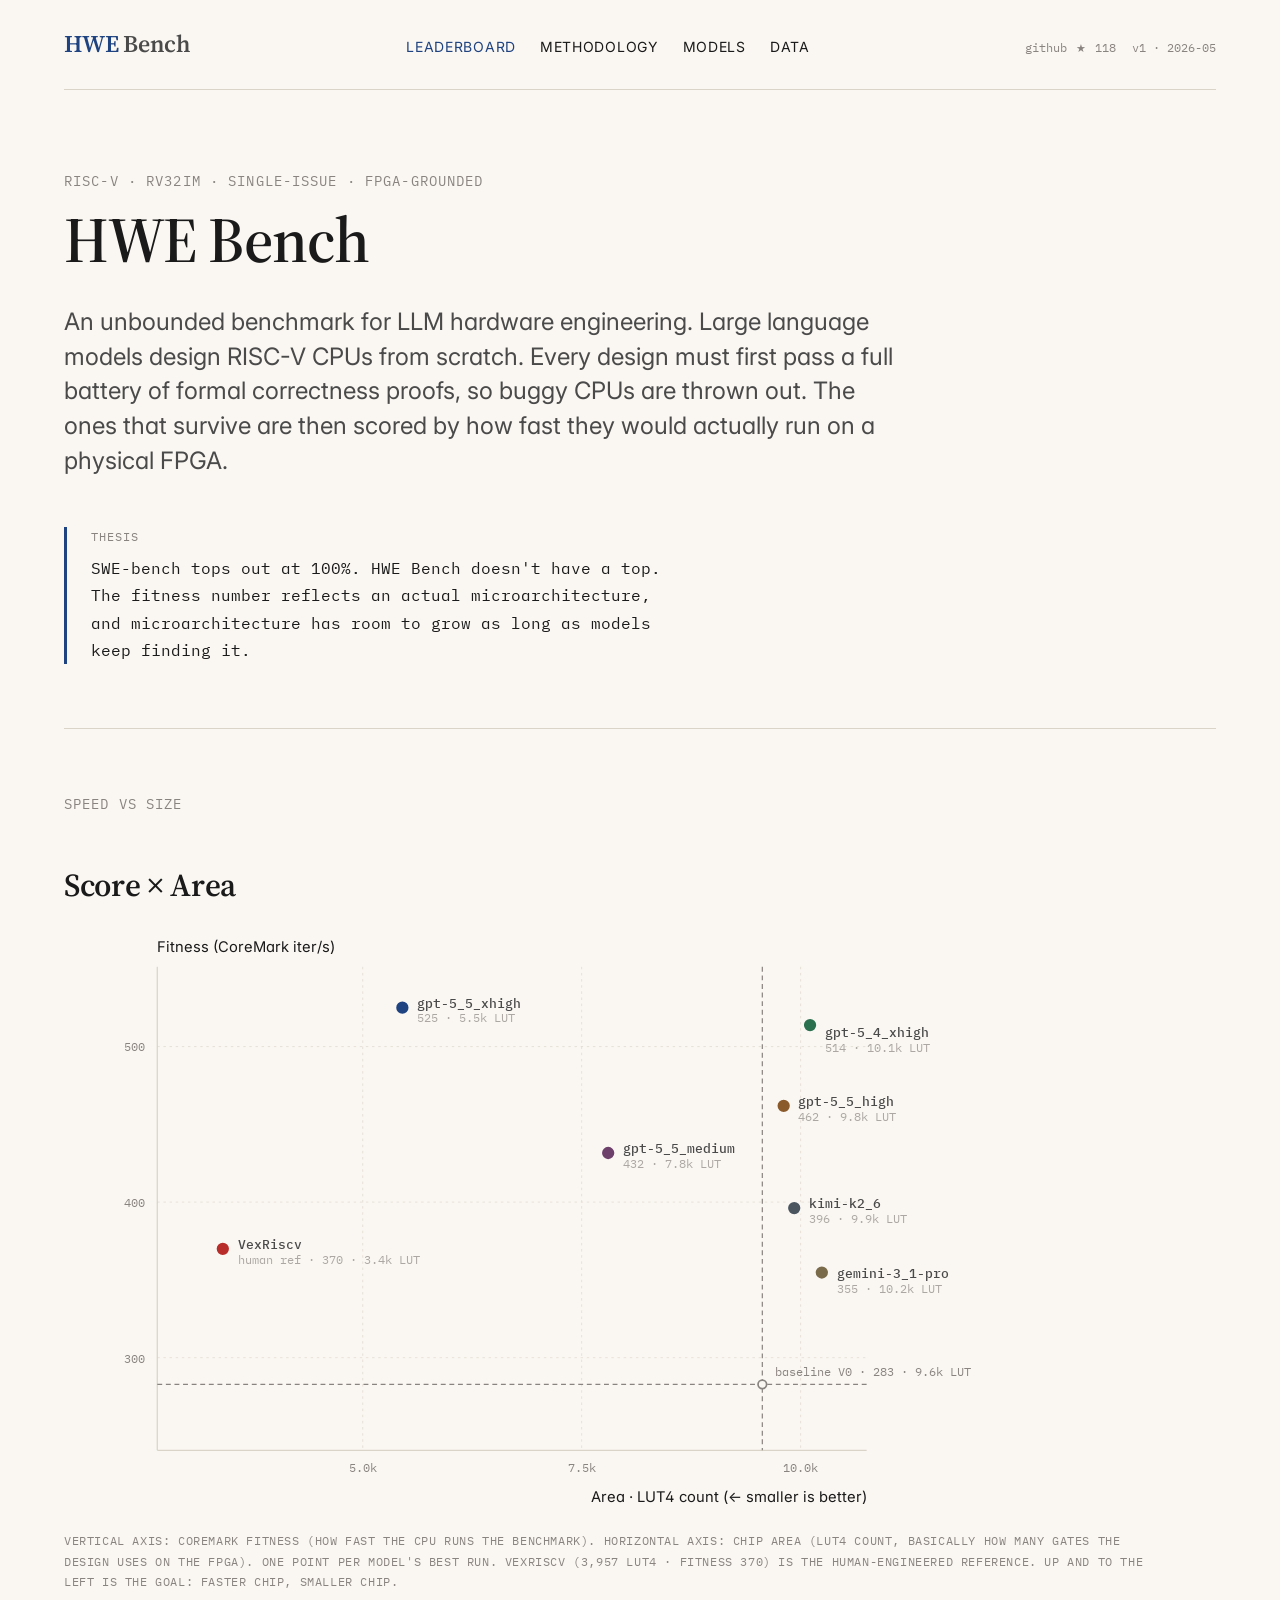
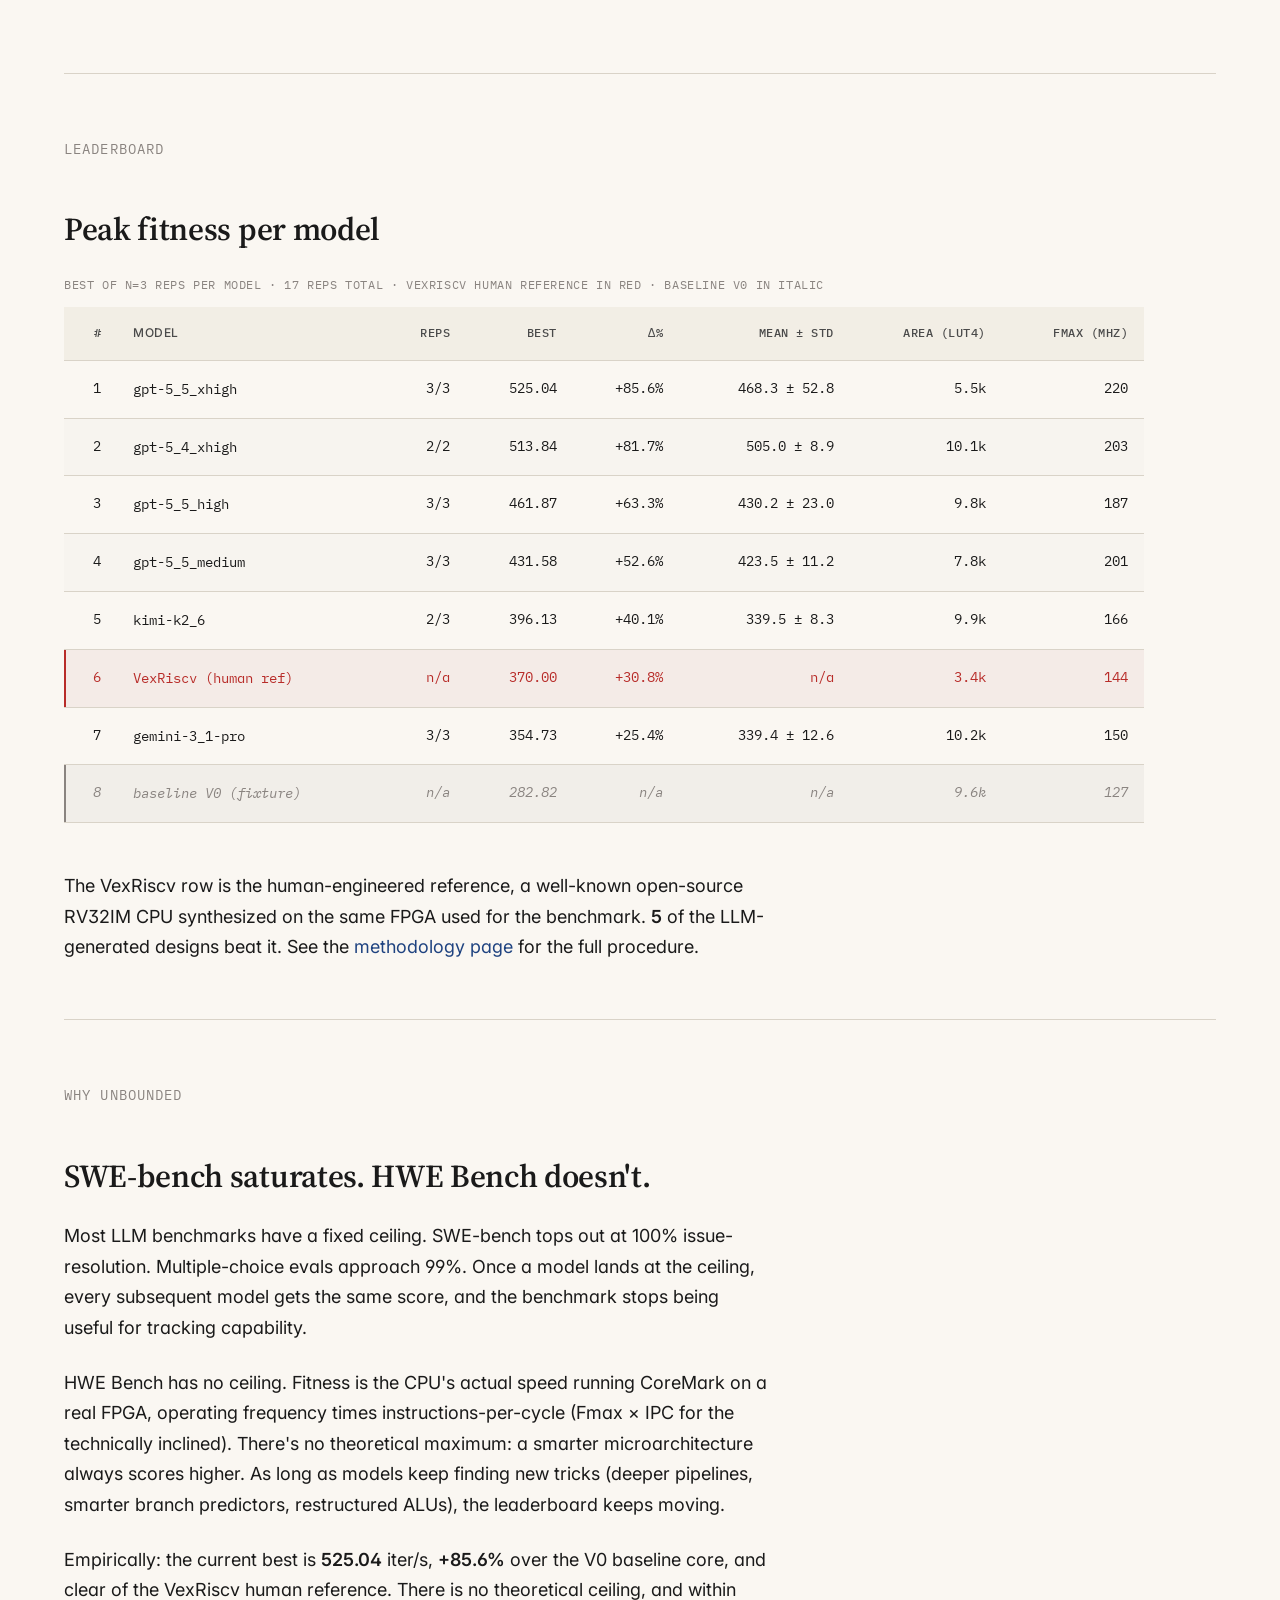
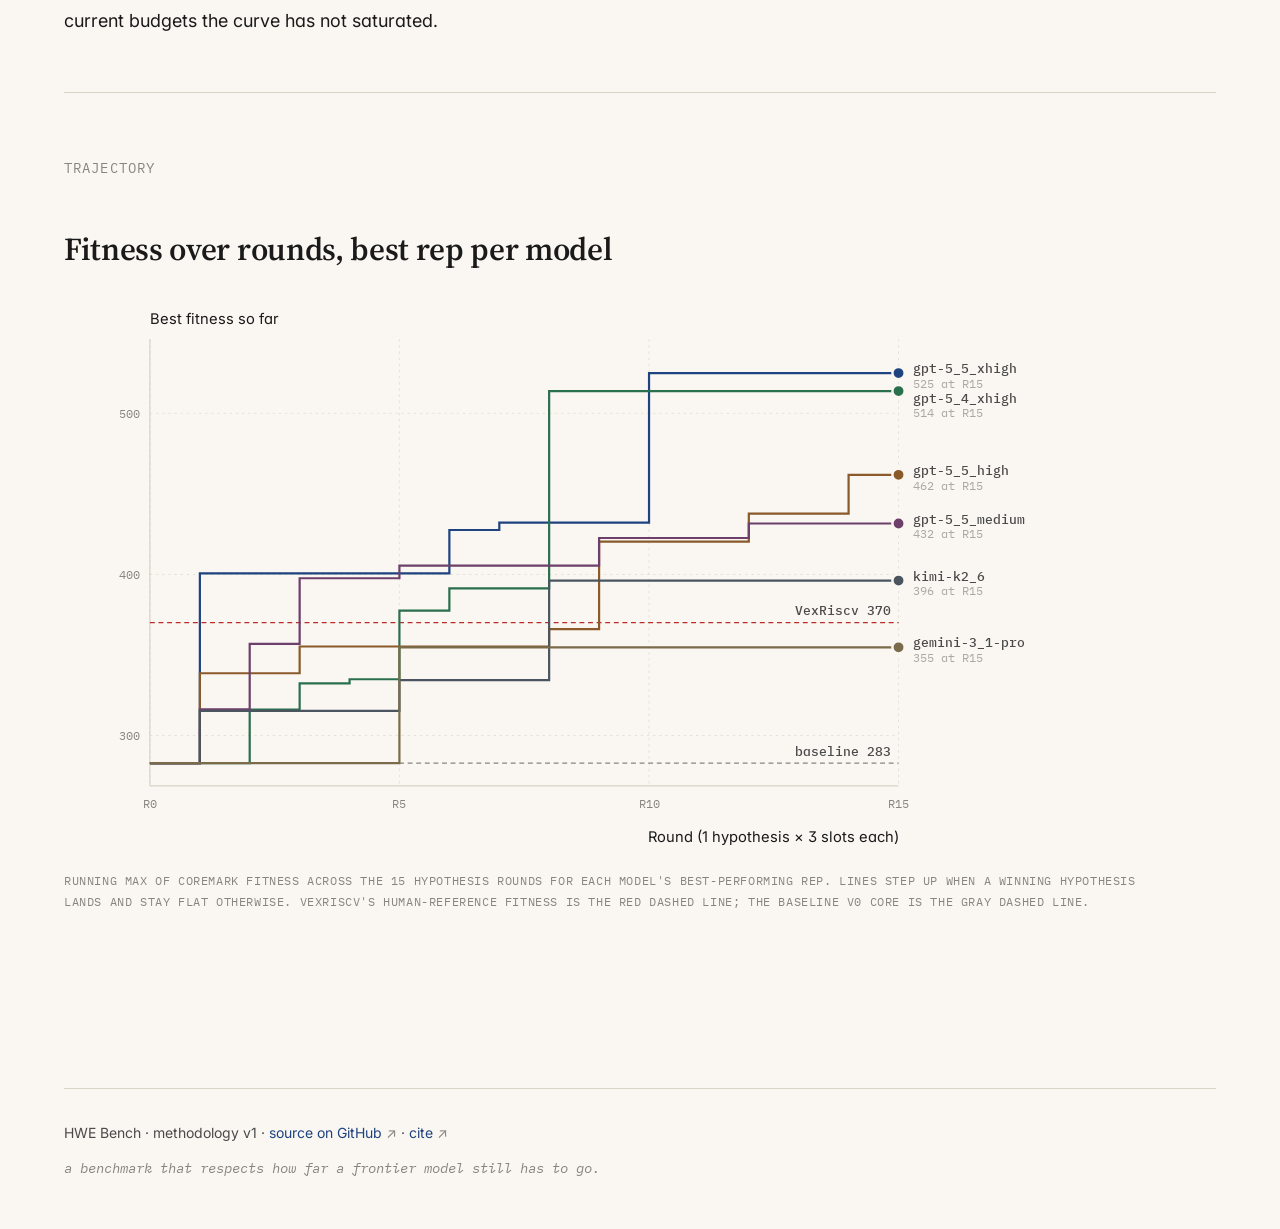
<file: site/index.html>
<!doctype html>
<html lang="en">
<head>
<meta charset="utf-8">
<meta name="viewport" content="width=device-width, initial-scale=1">
<title>HWE Bench · RISC-V CPU design benchmark for LLMs</title>
<meta name="description" content="HWE Bench is an unbounded benchmark for LLM hardware engineering. Models design RISC-V CPUs that are scored by how fast they actually run on a real FPGA, only after passing formal correctness proofs.">
<link rel="stylesheet" href="https://fonts.googleapis.com/css2?family=Source+Serif+4:opsz,wght@8..60,400;8..60,600&family=Inter:wght@400;500;600&family=IBM+Plex+Mono:ital,wght@0,400;0,500;1,400&display=swap">
<link rel="stylesheet" href="css/style.css">
<link rel="stylesheet" href="css/print.css">
</head>
<body>
<div class="page">

<nav class="top">
  <a href="index.html" class="wordmark">HWE <span class="alt">Bench</span></a>
  <ul>
    <li><a href="index.html" aria-current="page">Leaderboard</a></li>
    <li><a href="methodology.html">Methodology</a></li>
    <li><a href="models.html">Models</a></li>
    <li><a href="data.html">Data</a></li>
  </ul>
  <div class="meta">
    <a href="https://github.com/FeSens/auto-arch-tournament" class="repo" aria-label="HWE Bench source on GitHub, click to view repo and star">github <span class="star">★</span> <span class="star-count">118</span></a>
    <span class="version">v1 · 2026-05</span>
  </div>
</nav>

<section class="hero-block">
  <div class="hero-eyebrow">RISC-V · RV32IM · single-issue · FPGA-grounded</div>
  <h1 class="hero">HWE Bench</h1>
  <p class="hero-lede">
    An unbounded benchmark for LLM hardware engineering.
    Large language models design RISC-V CPUs from scratch.
    Every design must first pass a full battery of formal correctness proofs,
    so buggy CPUs are thrown out. The ones that survive are then scored by how
    fast they would actually run on a physical FPGA.
  </p>
  <div class="hero-thesis">
    <span class="label">Thesis</span>
    SWE-bench tops out at 100%. HWE Bench doesn't have a top.<br>
    The fitness number reflects an actual microarchitecture, and microarchitecture
    has room to grow as long as models keep finding it.
  </div>
</section>

<section class="section">
  <div class="eyebrow">Speed vs size</div>
  <h2>Score × Area</h2>
  <figure class="chart">
    <svg viewBox="0 0 880 480" role="img" aria-label="Fitness versus LUT4 by model">
  <line class="grid" x1="76" y1="348.5" x2="654" y2="348.5"/>
  <text class="tick" x="66" y="352.5" text-anchor="end">300</text>
  <line class="grid" x1="76" y1="221.7" x2="654" y2="221.7"/>
  <text class="tick" x="66" y="225.7" text-anchor="end">400</text>
  <line class="grid" x1="76" y1="95.0" x2="654" y2="95.0"/>
  <text class="tick" x="66" y="99.0" text-anchor="end">500</text>
  <line class="grid" x1="243.4" y1="30" x2="243.4" y2="424"/>
  <text class="tick" x="243.4" y="442" text-anchor="middle">5.0k</text>
  <line class="grid" x1="421.8" y1="30" x2="421.8" y2="424"/>
  <text class="tick" x="421.8" y="442" text-anchor="middle">7.5k</text>
  <line class="grid" x1="600.2" y1="30" x2="600.2" y2="424"/>
  <text class="tick" x="600.2" y="442" text-anchor="middle">10.0k</text>
  <line class="axis-line" x1="76" y1="424" x2="654" y2="424"/>
  <line class="axis-line" x1="76" y1="30" x2="76" y2="424"/>
  <line class="baseline" x1="76" y1="370.2" x2="654" y2="370.2"/>
  <line class="baseline" x1="569.0" y1="30" x2="569.0" y2="424"/>
  <circle cx="569.0" cy="370.2" r="3.5" fill="var(--bg)" stroke="var(--ink-muted)" stroke-width="1.4"/>
  <text class="tick" x="579.0" y="363.2" fill="var(--ink-muted)" text-anchor="start">baseline V0 · 283 · 9.6k LUT</text>
  <text class="axis-label" x="76" y="18" text-anchor="start">Fitness (CoreMark iter/s)</text>
  <text class="axis-label" x="654" y="466" text-anchor="end">Area · LUT4 count  (← smaller is better)</text>
  <circle class="point" cx="275.7" cy="63.3" r="6" fill="var(--c1)"/>
  <circle class="point" cx="607.9" cy="77.5" r="6" fill="var(--c2)"/>
  <circle class="point" cx="586.4" cy="143.3" r="6" fill="var(--c3)"/>
  <circle class="point" cx="443.4" cy="181.7" r="6" fill="var(--c4)"/>
  <circle class="point" cx="595.0" cy="226.6" r="6" fill="var(--c5)"/>
  <circle class="point" cx="617.5" cy="279.1" r="6" fill="var(--c6)"/>
  <circle class="point" cx="129.4" cy="259.8" r="6" fill="var(--c-human)"/>
  <text class="label" x="287.7" y="63.3" fill="var(--c1)">gpt-5_5_xhigh</text>
  <text class="tick" x="287.7" y="75.3" fill="var(--c1)" fill-opacity="0.7">525 · 5.5k LUT</text>
  <text class="label" x="619.9" y="87.3" fill="var(--c2)">gpt-5_4_xhigh</text>
  <text class="tick" x="619.9" y="99.3" fill="var(--c2)" fill-opacity="0.7">514 · 10.1k LUT</text>
  <text class="label" x="598.4" y="143.3" fill="var(--c3)">gpt-5_5_high</text>
  <text class="tick" x="598.4" y="155.3" fill="var(--c3)" fill-opacity="0.7">462 · 9.8k LUT</text>
  <text class="label" x="455.4" y="181.7" fill="var(--c4)">gpt-5_5_medium</text>
  <text class="tick" x="455.4" y="193.7" fill="var(--c4)" fill-opacity="0.7">432 · 7.8k LUT</text>
  <text class="label" x="607.0" y="226.6" fill="var(--c5)">kimi-k2_6</text>
  <text class="tick" x="607.0" y="238.6" fill="var(--c5)" fill-opacity="0.7">396 · 9.9k LUT</text>
  <text class="label" x="629.5" y="283.8" fill="var(--c6)">gemini-3_1-pro</text>
  <text class="tick" x="629.5" y="295.8" fill="var(--c6)" fill-opacity="0.7">355 · 10.2k LUT</text>
  <text class="label" x="141.4" y="259.8" fill="var(--c-human)">VexRiscv</text>
  <text class="tick" x="141.4" y="271.8" fill="var(--c-human)" fill-opacity="0.7">human ref · 370 · 3.4k LUT</text>
</svg>
    <figcaption>
      Vertical axis: CoreMark fitness (how fast the CPU runs the benchmark).
      Horizontal axis: chip area (LUT4 count, basically how many gates the design uses on the FPGA).
      One point per model's best run. VexRiscv (3,957 LUT4 · fitness 370) is the human-engineered
      reference. Up and to the left is the goal: faster chip, smaller chip.
    </figcaption>
  </figure>
</section>

<section class="section">
  <div class="eyebrow">Leaderboard</div>
  <h2>Peak fitness per model</h2>
  <div class="wide">
  <table class="bench">
    <caption>Best of N=3 reps per model · 17 reps total · VexRiscv human reference in red · baseline V0 in italic</caption>
    <thead>
      <tr>
        <th class="num">#</th>
        <th>Model</th>
        <th class="num">Reps</th>
        <th class="num">Best</th>
        <th class="num">Δ%</th>
        <th class="num">Mean ± std</th>
        <th class="num">Area (LUT4)</th>
        <th class="num">Fmax (MHz)</th>
      </tr>
    </thead>
    <tbody>
    <tr>
      <td class="num">1</td>
      <td><span class="model-name">gpt-5_5_xhigh</span></td>
      <td class="num">3/3</td>
      <td class="num">525.04</td>
      <td class="num">+85.6%</td>
      <td class="num">468.3 ± 52.8</td>
      <td class="num">5.5k</td>
      <td class="num">220</td>
    </tr>
    <tr>
      <td class="num">2</td>
      <td><span class="model-name">gpt-5_4_xhigh</span></td>
      <td class="num">2/2</td>
      <td class="num">513.84</td>
      <td class="num">+81.7%</td>
      <td class="num">505.0 ± 8.9</td>
      <td class="num">10.1k</td>
      <td class="num">203</td>
    </tr>
    <tr>
      <td class="num">3</td>
      <td><span class="model-name">gpt-5_5_high</span></td>
      <td class="num">3/3</td>
      <td class="num">461.87</td>
      <td class="num">+63.3%</td>
      <td class="num">430.2 ± 23.0</td>
      <td class="num">9.8k</td>
      <td class="num">187</td>
    </tr>
    <tr>
      <td class="num">4</td>
      <td><span class="model-name">gpt-5_5_medium</span></td>
      <td class="num">3/3</td>
      <td class="num">431.58</td>
      <td class="num">+52.6%</td>
      <td class="num">423.5 ± 11.2</td>
      <td class="num">7.8k</td>
      <td class="num">201</td>
    </tr>
    <tr>
      <td class="num">5</td>
      <td><span class="model-name">kimi-k2_6</span></td>
      <td class="num">2/3</td>
      <td class="num">396.13</td>
      <td class="num">+40.1%</td>
      <td class="num">339.5 ± 8.3</td>
      <td class="num">9.9k</td>
      <td class="num">166</td>
    </tr>
    <tr class="human-baseline">
      <td class="num">6</td>
      <td><span class="model-name">VexRiscv  (human ref)</span></td>
      <td class="num">n/a</td>
      <td class="num">370.00</td>
      <td class="num">+30.8%</td>
      <td class="num">n/a</td>
      <td class="num">3.4k</td>
      <td class="num">144</td>
    </tr>
    <tr>
      <td class="num">7</td>
      <td><span class="model-name">gemini-3_1-pro</span></td>
      <td class="num">3/3</td>
      <td class="num">354.73</td>
      <td class="num">+25.4%</td>
      <td class="num">339.4 ± 12.6</td>
      <td class="num">10.2k</td>
      <td class="num">150</td>
    </tr>
    <tr class="baseline-row">
      <td class="num">8</td>
      <td><span class="model-name">baseline V0  (fixture)</span></td>
      <td class="num">n/a</td>
      <td class="num">282.82</td>
      <td class="num">n/a</td>
      <td class="num">n/a</td>
      <td class="num">9.6k</td>
      <td class="num">127</td>
    </tr>
    </tbody>
  </table>
  </div>
  <p class="prose">
    The VexRiscv row is the human-engineered reference, a well-known open-source RV32IM CPU
    synthesized on the same FPGA used for the benchmark. <strong>5</strong>
    of the LLM-generated designs beat it. See the <a href="methodology.html">methodology page</a>
    for the full procedure.
  </p>
</section>

<section class="section">
  <div class="eyebrow">Why unbounded</div>
  <h2>SWE-bench saturates. HWE Bench doesn't.</h2>
  <div class="prose">
  <p>
    Most LLM benchmarks have a fixed ceiling. SWE-bench tops out at 100% issue-resolution.
    Multiple-choice evals approach 99%. Once a model lands at the ceiling, every subsequent
    model gets the same score, and the benchmark stops being useful for tracking capability.
  </p>
  <p>
    HWE Bench has no ceiling. Fitness is the CPU's actual speed running CoreMark on a real
    FPGA, operating frequency times instructions-per-cycle (Fmax × IPC for the technically
    inclined). There's no theoretical maximum: a smarter microarchitecture always scores
    higher. As long as models keep finding new tricks (deeper pipelines, smarter branch
    predictors, restructured ALUs), the leaderboard keeps moving.
  </p>
  <p>
    Empirically: the current best is <strong>525.04</strong>
    iter/s, <strong>+85.6%</strong> over the V0 baseline core, and clear of the
    VexRiscv human reference. There is no theoretical ceiling, and within current budgets
    the curve has not saturated.
  </p>
  </div>
</section>

<section class="section">
  <div class="eyebrow">Trajectory</div>
  <h2>Fitness over rounds, best rep per model</h2>
  <figure class="chart">
    <svg viewBox="0 0 880 460" role="img" aria-label="Best fitness over rounds, per model">
  <line class="grid" x1="70" y1="358.9" x2="680" y2="358.9"/>
  <text class="tick" x="62" y="362.9" text-anchor="end">300</text>
  <line class="grid" x1="70" y1="227.7" x2="680" y2="227.7"/>
  <text class="tick" x="62" y="231.7" text-anchor="end">400</text>
  <line class="grid" x1="70" y1="96.4" x2="680" y2="96.4"/>
  <text class="tick" x="62" y="100.4" text-anchor="end">500</text>
  <line class="grid" x1="70.0" y1="36" x2="70.0" y2="400"/>
  <text class="tick" x="70.0" y="418" text-anchor="middle">R0</text>
  <line class="grid" x1="273.3" y1="36" x2="273.3" y2="400"/>
  <text class="tick" x="273.3" y="418" text-anchor="middle">R5</text>
  <line class="grid" x1="476.7" y1="36" x2="476.7" y2="400"/>
  <text class="tick" x="476.7" y="418" text-anchor="middle">R10</text>
  <line class="grid" x1="680.0" y1="36" x2="680.0" y2="400"/>
  <text class="tick" x="680.0" y="418" text-anchor="middle">R15</text>
  <line class="axis-line" x1="70" y1="400" x2="680" y2="400"/>
  <line class="axis-line" x1="70" y1="36" x2="70" y2="400"/>
  <line class="baseline" x1="70" y1="381.4" x2="680" y2="381.4"/>
  <text class="label" x="674.0" y="375.4" text-anchor="end" fill="var(--ink-muted)">baseline 283</text>
  <line stroke="var(--c-human)" stroke-width="1" stroke-dasharray="4 3" x1="70" y1="267.0" x2="680" y2="267.0"/>
  <text class="label" x="674.0" y="261.0" text-anchor="end" fill="var(--c-human)">VexRiscv 370</text>
  <text class="axis-label" x="70" y="24" text-anchor="start">Best fitness so far</text>
  <text class="axis-label" x="680" y="446" text-anchor="end">Round (1 hypothesis × 3 slots each)</text>
  <path d="M 70.0 381.4 L 110.7 381.4 L 110.7 226.9 L 151.3 226.9 L 151.3 226.9 L 192.0 226.9 L 192.0 226.9 L 232.7 226.9 L 232.7 226.9 L 273.3 226.9 L 273.3 226.9 L 314.0 226.9 L 314.0 191.5 L 354.7 191.5 L 354.7 185.4 L 395.3 185.4 L 395.3 185.4 L 436.0 185.4 L 436.0 185.4 L 476.7 185.4 L 476.7 63.6 L 517.3 63.6 L 517.3 63.6 L 558.0 63.6 L 558.0 63.6 L 598.7 63.6 L 598.7 63.6 L 639.3 63.6 L 639.3 63.6 L 680.0 63.6 L 680.0 63.6" stroke="var(--c1)" stroke-width="1.8" fill="none"/>
  <path d="M 70.0 381.4 L 110.7 381.4 L 110.7 381.4 L 151.3 381.4 L 151.3 337.8 L 192.0 337.8 L 192.0 316.5 L 232.7 316.5 L 232.7 313.1 L 273.3 313.1 L 273.3 257.1 L 314.0 257.1 L 314.0 239.1 L 354.7 239.1 L 354.7 239.1 L 395.3 239.1 L 395.3 78.3 L 436.0 78.3 L 436.0 78.3 L 476.7 78.3 L 476.7 78.3 L 517.3 78.3 L 517.3 78.3 L 558.0 78.3 L 558.0 78.3 L 598.7 78.3 L 598.7 78.3 L 639.3 78.3 L 639.3 78.3 L 680.0 78.3 L 680.0 78.3" stroke="var(--c2)" stroke-width="1.8" fill="none"/>
  <path d="M 70.0 381.4 L 110.7 381.4 L 110.7 308.2 L 151.3 308.2 L 151.3 308.2 L 192.0 308.2 L 192.0 286.4 L 232.7 286.4 L 232.7 286.4 L 273.3 286.4 L 273.3 286.4 L 314.0 286.4 L 314.0 286.4 L 354.7 286.4 L 354.7 286.4 L 395.3 286.4 L 395.3 272.3 L 436.0 272.3 L 436.0 200.9 L 476.7 200.9 L 476.7 200.9 L 517.3 200.9 L 517.3 200.9 L 558.0 200.9 L 558.0 178.2 L 598.7 178.2 L 598.7 178.2 L 639.3 178.2 L 639.3 146.5 L 680.0 146.5 L 680.0 146.5" stroke="var(--c3)" stroke-width="1.8" fill="none"/>
  <path d="M 70.0 381.4 L 110.7 381.4 L 110.7 337.6 L 151.3 337.6 L 151.3 284.3 L 192.0 284.3 L 192.0 230.8 L 232.7 230.8 L 232.7 230.8 L 273.3 230.8 L 273.3 220.5 L 314.0 220.5 L 314.0 220.5 L 354.7 220.5 L 354.7 220.5 L 395.3 220.5 L 395.3 220.5 L 436.0 220.5 L 436.0 198.0 L 476.7 198.0 L 476.7 198.0 L 517.3 198.0 L 517.3 198.0 L 558.0 198.0 L 558.0 186.2 L 598.7 186.2 L 598.7 186.2 L 639.3 186.2 L 639.3 186.2 L 680.0 186.2 L 680.0 186.2" stroke="var(--c4)" stroke-width="1.8" fill="none"/>
  <path d="M 70.0 381.4 L 110.7 381.4 L 110.7 338.9 L 151.3 338.9 L 151.3 338.9 L 192.0 338.9 L 192.0 338.9 L 232.7 338.9 L 232.7 338.9 L 273.3 338.9 L 273.3 313.8 L 314.0 313.8 L 314.0 313.8 L 354.7 313.8 L 354.7 313.8 L 395.3 313.8 L 395.3 232.7 L 436.0 232.7 L 436.0 232.7 L 476.7 232.7 L 476.7 232.7 L 517.3 232.7 L 517.3 232.7 L 558.0 232.7 L 558.0 232.7 L 598.7 232.7 L 598.7 232.7 L 639.3 232.7 L 639.3 232.7 L 680.0 232.7 L 680.0 232.7" stroke="var(--c5)" stroke-width="1.8" fill="none"/>
  <path d="M 70.0 381.4 L 110.7 381.4 L 110.7 381.4 L 151.3 381.4 L 151.3 381.4 L 192.0 381.4 L 192.0 381.4 L 232.7 381.4 L 232.7 381.4 L 273.3 381.4 L 273.3 287.1 L 314.0 287.1 L 314.0 287.1 L 354.7 287.1 L 354.7 287.1 L 395.3 287.1 L 395.3 287.1 L 436.0 287.1 L 436.0 287.1 L 476.7 287.1 L 476.7 287.1 L 517.3 287.1 L 517.3 287.1 L 558.0 287.1 L 558.0 287.1 L 598.7 287.1 L 598.7 287.1 L 639.3 287.1 L 639.3 287.1 L 680.0 287.1 L 680.0 287.1" stroke="var(--c6)" stroke-width="1.8" fill="none"/>
  <circle cx="680.0" cy="63.6" r="5" fill="var(--c1)" class="point"/>
  <circle cx="680.0" cy="78.3" r="5" fill="var(--c2)" class="point"/>
  <circle cx="680.0" cy="146.5" r="5" fill="var(--c3)" class="point"/>
  <circle cx="680.0" cy="186.2" r="5" fill="var(--c4)" class="point"/>
  <circle cx="680.0" cy="232.7" r="5" fill="var(--c5)" class="point"/>
  <circle cx="680.0" cy="287.1" r="5" fill="var(--c6)" class="point"/>
  <text class="label" x="692.0" y="63.6" fill="var(--c1)">gpt-5_5_xhigh</text>
  <text class="tick" x="692.0" y="75.6" fill="var(--c1)" fill-opacity="0.7">525 at R15</text>
  <text class="label" x="692.0" y="87.6" fill="var(--c2)">gpt-5_4_xhigh</text>
  <text class="tick" x="692.0" y="99.6" fill="var(--c2)" fill-opacity="0.7">514 at R15</text>
  <text class="label" x="692.0" y="146.5" fill="var(--c3)">gpt-5_5_high</text>
  <text class="tick" x="692.0" y="158.5" fill="var(--c3)" fill-opacity="0.7">462 at R15</text>
  <text class="label" x="692.0" y="186.2" fill="var(--c4)">gpt-5_5_medium</text>
  <text class="tick" x="692.0" y="198.2" fill="var(--c4)" fill-opacity="0.7">432 at R15</text>
  <text class="label" x="692.0" y="232.7" fill="var(--c5)">kimi-k2_6</text>
  <text class="tick" x="692.0" y="244.7" fill="var(--c5)" fill-opacity="0.7">396 at R15</text>
  <text class="label" x="692.0" y="287.1" fill="var(--c6)">gemini-3_1-pro</text>
  <text class="tick" x="692.0" y="299.1" fill="var(--c6)" fill-opacity="0.7">355 at R15</text>
</svg>
    <figcaption>
      Running max of CoreMark fitness across the 15 hypothesis rounds for each model's
      best-performing rep. Lines step up when a winning hypothesis lands and stay flat
      otherwise. VexRiscv's human-reference fitness is the red dashed line; the baseline
      V0 core is the gray dashed line.
    </figcaption>
  </figure>
</section>


<footer class="bot">
  <div>
    HWE Bench · methodology v1 ·
    <a href="https://github.com/FeSens/auto-arch-tournament" class="ext">source on GitHub</a> ·
    <a href="https://github.com/FeSens/auto-arch-tournament/blob/main/CITATION.cff" class="ext">cite</a>
  </div>
  <div class="manifesto">a benchmark that respects how far a frontier model still has to go.</div>
</footer>

</div>
</body>
</html>
</file>
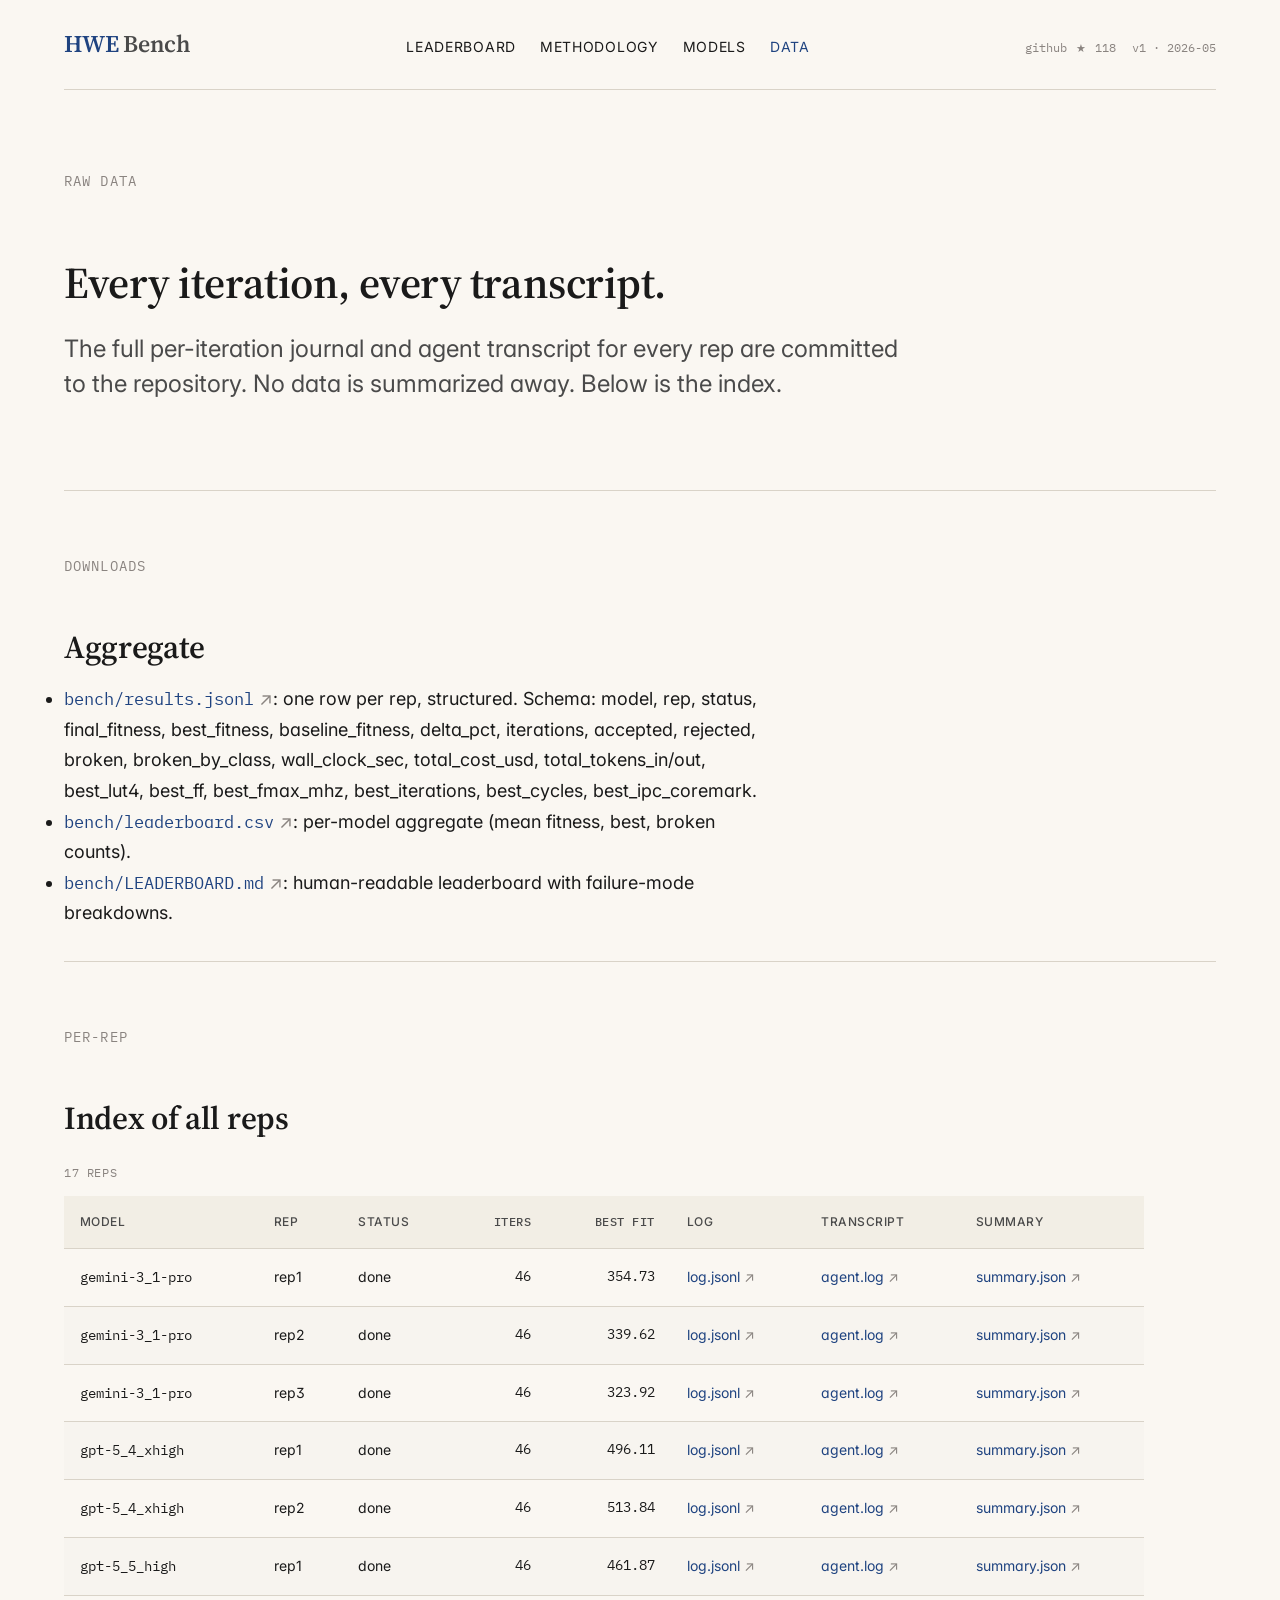
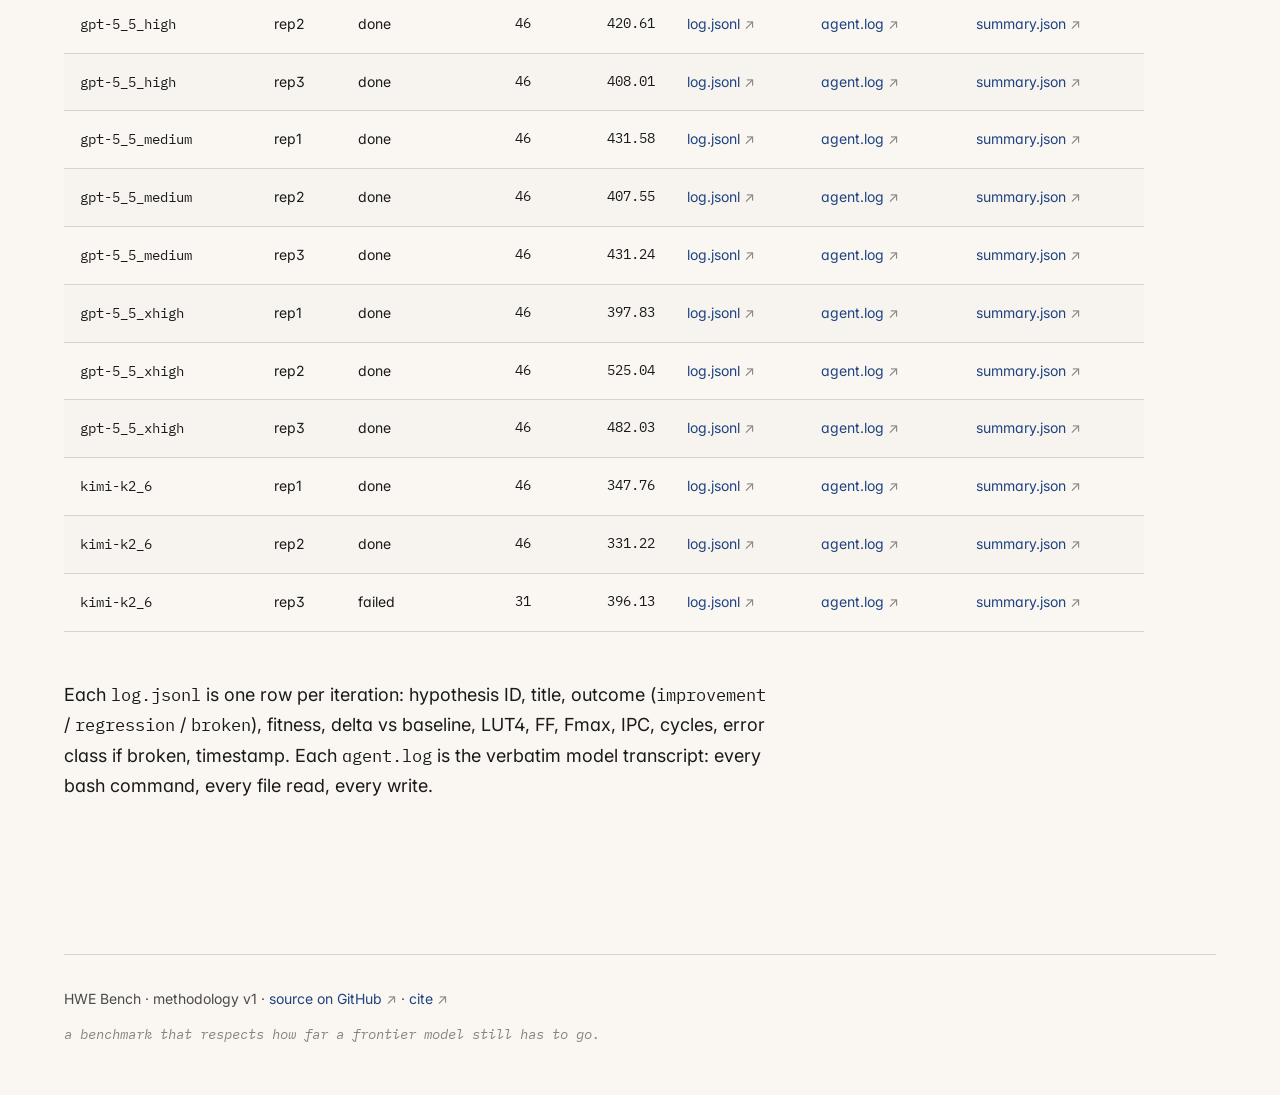
<file: site/data.html>
<!doctype html>
<html lang="en">
<head>
<meta charset="utf-8">
<meta name="viewport" content="width=device-width, initial-scale=1">
<title>HWE Bench · Data</title>
<meta name="description" content="HWE Bench is an unbounded benchmark for LLM hardware engineering. Models design RISC-V CPUs that are scored by how fast they actually run on a real FPGA, only after passing formal correctness proofs.">
<link rel="stylesheet" href="https://fonts.googleapis.com/css2?family=Source+Serif+4:opsz,wght@8..60,400;8..60,600&family=Inter:wght@400;500;600&family=IBM+Plex+Mono:ital,wght@0,400;0,500;1,400&display=swap">
<link rel="stylesheet" href="css/style.css">
<link rel="stylesheet" href="css/print.css">
</head>
<body>
<div class="page">

<nav class="top">
  <a href="index.html" class="wordmark">HWE <span class="alt">Bench</span></a>
  <ul>
    <li><a href="index.html">Leaderboard</a></li>
    <li><a href="methodology.html">Methodology</a></li>
    <li><a href="models.html">Models</a></li>
    <li><a href="data.html" aria-current="page">Data</a></li>
  </ul>
  <div class="meta">
    <a href="https://github.com/FeSens/auto-arch-tournament" class="repo" aria-label="HWE Bench source on GitHub, click to view repo and star">github <span class="star">★</span> <span class="star-count">118</span></a>
    <span class="version">v1 · 2026-05</span>
  </div>
</nav>

<section class="hero-block">
  <div class="hero-eyebrow">Raw data</div>
  <h1>Every iteration, every transcript.</h1>
  <p class="hero-lede">
    The full per-iteration journal and agent transcript for every rep are committed to
    the repository. No data is summarized away. Below is the index.
  </p>
</section>

<section class="section">
  <div class="eyebrow">Downloads</div>
  <h2>Aggregate</h2>
  <ul class="prose">
    <li><a href="https://github.com/FeSens/auto-arch-tournament/blob/main/bench/results.jsonl" class="ext"><code>bench/results.jsonl</code></a>: one row per rep, structured. Schema: model, rep, status, final_fitness, best_fitness, baseline_fitness, delta_pct, iterations, accepted, rejected, broken, broken_by_class, wall_clock_sec, total_cost_usd, total_tokens_in/out, best_lut4, best_ff, best_fmax_mhz, best_iterations, best_cycles, best_ipc_coremark.</li>
    <li><a href="https://github.com/FeSens/auto-arch-tournament/blob/main/bench/leaderboard.csv" class="ext"><code>bench/leaderboard.csv</code></a>: per-model aggregate (mean fitness, best, broken counts).</li>
    <li><a href="https://github.com/FeSens/auto-arch-tournament/blob/main/bench/LEADERBOARD.md" class="ext"><code>bench/LEADERBOARD.md</code></a>: human-readable leaderboard with failure-mode breakdowns.</li>
  </ul>
</section>

<section class="section">
  <div class="eyebrow">Per-rep</div>
  <h2>Index of all reps</h2>
  <div class="wide">
  <table class="bench">
    <caption>17 reps</caption>
    <thead>
      <tr>
        <th>Model</th><th>Rep</th><th>Status</th>
        <th class="num">Iters</th><th class="num">Best fit</th>
        <th>Log</th><th>Transcript</th><th>Summary</th>
      </tr>
    </thead>
    <tbody>
      <tr>
        <td><span class="model-name">gemini-3_1-pro</span></td>
        <td>rep1</td>
        <td>done</td>
        <td class="num">46</td>
        <td class="num">354.73</td>
        <td><a href="https://github.com/FeSens/auto-arch-tournament/blob/main/bench/gemini-3_1-pro/rep1/log.jsonl" class="ext">log.jsonl</a></td>
        <td><a href="https://github.com/FeSens/auto-arch-tournament/blob/main/bench/gemini-3_1-pro/rep1/agent.log" class="ext">agent.log</a></td>
        <td><a href="https://github.com/FeSens/auto-arch-tournament/blob/main/bench/gemini-3_1-pro/rep1/summary.json" class="ext">summary.json</a></td>
      </tr>
      <tr>
        <td><span class="model-name">gemini-3_1-pro</span></td>
        <td>rep2</td>
        <td>done</td>
        <td class="num">46</td>
        <td class="num">339.62</td>
        <td><a href="https://github.com/FeSens/auto-arch-tournament/blob/main/bench/gemini-3_1-pro/rep2/log.jsonl" class="ext">log.jsonl</a></td>
        <td><a href="https://github.com/FeSens/auto-arch-tournament/blob/main/bench/gemini-3_1-pro/rep2/agent.log" class="ext">agent.log</a></td>
        <td><a href="https://github.com/FeSens/auto-arch-tournament/blob/main/bench/gemini-3_1-pro/rep2/summary.json" class="ext">summary.json</a></td>
      </tr>
      <tr>
        <td><span class="model-name">gemini-3_1-pro</span></td>
        <td>rep3</td>
        <td>done</td>
        <td class="num">46</td>
        <td class="num">323.92</td>
        <td><a href="https://github.com/FeSens/auto-arch-tournament/blob/main/bench/gemini-3_1-pro/rep3/log.jsonl" class="ext">log.jsonl</a></td>
        <td><a href="https://github.com/FeSens/auto-arch-tournament/blob/main/bench/gemini-3_1-pro/rep3/agent.log" class="ext">agent.log</a></td>
        <td><a href="https://github.com/FeSens/auto-arch-tournament/blob/main/bench/gemini-3_1-pro/rep3/summary.json" class="ext">summary.json</a></td>
      </tr>
      <tr>
        <td><span class="model-name">gpt-5_4_xhigh</span></td>
        <td>rep1</td>
        <td>done</td>
        <td class="num">46</td>
        <td class="num">496.11</td>
        <td><a href="https://github.com/FeSens/auto-arch-tournament/blob/main/bench/gpt-5_4_xhigh/rep1/log.jsonl" class="ext">log.jsonl</a></td>
        <td><a href="https://github.com/FeSens/auto-arch-tournament/blob/main/bench/gpt-5_4_xhigh/rep1/agent.log" class="ext">agent.log</a></td>
        <td><a href="https://github.com/FeSens/auto-arch-tournament/blob/main/bench/gpt-5_4_xhigh/rep1/summary.json" class="ext">summary.json</a></td>
      </tr>
      <tr>
        <td><span class="model-name">gpt-5_4_xhigh</span></td>
        <td>rep2</td>
        <td>done</td>
        <td class="num">46</td>
        <td class="num">513.84</td>
        <td><a href="https://github.com/FeSens/auto-arch-tournament/blob/main/bench/gpt-5_4_xhigh/rep2/log.jsonl" class="ext">log.jsonl</a></td>
        <td><a href="https://github.com/FeSens/auto-arch-tournament/blob/main/bench/gpt-5_4_xhigh/rep2/agent.log" class="ext">agent.log</a></td>
        <td><a href="https://github.com/FeSens/auto-arch-tournament/blob/main/bench/gpt-5_4_xhigh/rep2/summary.json" class="ext">summary.json</a></td>
      </tr>
      <tr>
        <td><span class="model-name">gpt-5_5_high</span></td>
        <td>rep1</td>
        <td>done</td>
        <td class="num">46</td>
        <td class="num">461.87</td>
        <td><a href="https://github.com/FeSens/auto-arch-tournament/blob/main/bench/gpt-5_5_high/rep1/log.jsonl" class="ext">log.jsonl</a></td>
        <td><a href="https://github.com/FeSens/auto-arch-tournament/blob/main/bench/gpt-5_5_high/rep1/agent.log" class="ext">agent.log</a></td>
        <td><a href="https://github.com/FeSens/auto-arch-tournament/blob/main/bench/gpt-5_5_high/rep1/summary.json" class="ext">summary.json</a></td>
      </tr>
      <tr>
        <td><span class="model-name">gpt-5_5_high</span></td>
        <td>rep2</td>
        <td>done</td>
        <td class="num">46</td>
        <td class="num">420.61</td>
        <td><a href="https://github.com/FeSens/auto-arch-tournament/blob/main/bench/gpt-5_5_high/rep2/log.jsonl" class="ext">log.jsonl</a></td>
        <td><a href="https://github.com/FeSens/auto-arch-tournament/blob/main/bench/gpt-5_5_high/rep2/agent.log" class="ext">agent.log</a></td>
        <td><a href="https://github.com/FeSens/auto-arch-tournament/blob/main/bench/gpt-5_5_high/rep2/summary.json" class="ext">summary.json</a></td>
      </tr>
      <tr>
        <td><span class="model-name">gpt-5_5_high</span></td>
        <td>rep3</td>
        <td>done</td>
        <td class="num">46</td>
        <td class="num">408.01</td>
        <td><a href="https://github.com/FeSens/auto-arch-tournament/blob/main/bench/gpt-5_5_high/rep3/log.jsonl" class="ext">log.jsonl</a></td>
        <td><a href="https://github.com/FeSens/auto-arch-tournament/blob/main/bench/gpt-5_5_high/rep3/agent.log" class="ext">agent.log</a></td>
        <td><a href="https://github.com/FeSens/auto-arch-tournament/blob/main/bench/gpt-5_5_high/rep3/summary.json" class="ext">summary.json</a></td>
      </tr>
      <tr>
        <td><span class="model-name">gpt-5_5_medium</span></td>
        <td>rep1</td>
        <td>done</td>
        <td class="num">46</td>
        <td class="num">431.58</td>
        <td><a href="https://github.com/FeSens/auto-arch-tournament/blob/main/bench/gpt-5_5_medium/rep1/log.jsonl" class="ext">log.jsonl</a></td>
        <td><a href="https://github.com/FeSens/auto-arch-tournament/blob/main/bench/gpt-5_5_medium/rep1/agent.log" class="ext">agent.log</a></td>
        <td><a href="https://github.com/FeSens/auto-arch-tournament/blob/main/bench/gpt-5_5_medium/rep1/summary.json" class="ext">summary.json</a></td>
      </tr>
      <tr>
        <td><span class="model-name">gpt-5_5_medium</span></td>
        <td>rep2</td>
        <td>done</td>
        <td class="num">46</td>
        <td class="num">407.55</td>
        <td><a href="https://github.com/FeSens/auto-arch-tournament/blob/main/bench/gpt-5_5_medium/rep2/log.jsonl" class="ext">log.jsonl</a></td>
        <td><a href="https://github.com/FeSens/auto-arch-tournament/blob/main/bench/gpt-5_5_medium/rep2/agent.log" class="ext">agent.log</a></td>
        <td><a href="https://github.com/FeSens/auto-arch-tournament/blob/main/bench/gpt-5_5_medium/rep2/summary.json" class="ext">summary.json</a></td>
      </tr>
      <tr>
        <td><span class="model-name">gpt-5_5_medium</span></td>
        <td>rep3</td>
        <td>done</td>
        <td class="num">46</td>
        <td class="num">431.24</td>
        <td><a href="https://github.com/FeSens/auto-arch-tournament/blob/main/bench/gpt-5_5_medium/rep3/log.jsonl" class="ext">log.jsonl</a></td>
        <td><a href="https://github.com/FeSens/auto-arch-tournament/blob/main/bench/gpt-5_5_medium/rep3/agent.log" class="ext">agent.log</a></td>
        <td><a href="https://github.com/FeSens/auto-arch-tournament/blob/main/bench/gpt-5_5_medium/rep3/summary.json" class="ext">summary.json</a></td>
      </tr>
      <tr>
        <td><span class="model-name">gpt-5_5_xhigh</span></td>
        <td>rep1</td>
        <td>done</td>
        <td class="num">46</td>
        <td class="num">397.83</td>
        <td><a href="https://github.com/FeSens/auto-arch-tournament/blob/main/bench/gpt-5_5_xhigh/rep1/log.jsonl" class="ext">log.jsonl</a></td>
        <td><a href="https://github.com/FeSens/auto-arch-tournament/blob/main/bench/gpt-5_5_xhigh/rep1/agent.log" class="ext">agent.log</a></td>
        <td><a href="https://github.com/FeSens/auto-arch-tournament/blob/main/bench/gpt-5_5_xhigh/rep1/summary.json" class="ext">summary.json</a></td>
      </tr>
      <tr>
        <td><span class="model-name">gpt-5_5_xhigh</span></td>
        <td>rep2</td>
        <td>done</td>
        <td class="num">46</td>
        <td class="num">525.04</td>
        <td><a href="https://github.com/FeSens/auto-arch-tournament/blob/main/bench/gpt-5_5_xhigh/rep2/log.jsonl" class="ext">log.jsonl</a></td>
        <td><a href="https://github.com/FeSens/auto-arch-tournament/blob/main/bench/gpt-5_5_xhigh/rep2/agent.log" class="ext">agent.log</a></td>
        <td><a href="https://github.com/FeSens/auto-arch-tournament/blob/main/bench/gpt-5_5_xhigh/rep2/summary.json" class="ext">summary.json</a></td>
      </tr>
      <tr>
        <td><span class="model-name">gpt-5_5_xhigh</span></td>
        <td>rep3</td>
        <td>done</td>
        <td class="num">46</td>
        <td class="num">482.03</td>
        <td><a href="https://github.com/FeSens/auto-arch-tournament/blob/main/bench/gpt-5_5_xhigh/rep3/log.jsonl" class="ext">log.jsonl</a></td>
        <td><a href="https://github.com/FeSens/auto-arch-tournament/blob/main/bench/gpt-5_5_xhigh/rep3/agent.log" class="ext">agent.log</a></td>
        <td><a href="https://github.com/FeSens/auto-arch-tournament/blob/main/bench/gpt-5_5_xhigh/rep3/summary.json" class="ext">summary.json</a></td>
      </tr>
      <tr>
        <td><span class="model-name">kimi-k2_6</span></td>
        <td>rep1</td>
        <td>done</td>
        <td class="num">46</td>
        <td class="num">347.76</td>
        <td><a href="https://github.com/FeSens/auto-arch-tournament/blob/main/bench/kimi-k2_6/rep1/log.jsonl" class="ext">log.jsonl</a></td>
        <td><a href="https://github.com/FeSens/auto-arch-tournament/blob/main/bench/kimi-k2_6/rep1/agent.log" class="ext">agent.log</a></td>
        <td><a href="https://github.com/FeSens/auto-arch-tournament/blob/main/bench/kimi-k2_6/rep1/summary.json" class="ext">summary.json</a></td>
      </tr>
      <tr>
        <td><span class="model-name">kimi-k2_6</span></td>
        <td>rep2</td>
        <td>done</td>
        <td class="num">46</td>
        <td class="num">331.22</td>
        <td><a href="https://github.com/FeSens/auto-arch-tournament/blob/main/bench/kimi-k2_6/rep2/log.jsonl" class="ext">log.jsonl</a></td>
        <td><a href="https://github.com/FeSens/auto-arch-tournament/blob/main/bench/kimi-k2_6/rep2/agent.log" class="ext">agent.log</a></td>
        <td><a href="https://github.com/FeSens/auto-arch-tournament/blob/main/bench/kimi-k2_6/rep2/summary.json" class="ext">summary.json</a></td>
      </tr>
      <tr>
        <td><span class="model-name">kimi-k2_6</span></td>
        <td>rep3</td>
        <td>failed</td>
        <td class="num">31</td>
        <td class="num">396.13</td>
        <td><a href="https://github.com/FeSens/auto-arch-tournament/blob/main/bench/kimi-k2_6/rep3/log.jsonl" class="ext">log.jsonl</a></td>
        <td><a href="https://github.com/FeSens/auto-arch-tournament/blob/main/bench/kimi-k2_6/rep3/agent.log" class="ext">agent.log</a></td>
        <td><a href="https://github.com/FeSens/auto-arch-tournament/blob/main/bench/kimi-k2_6/rep3/summary.json" class="ext">summary.json</a></td>
      </tr>
    </tbody>
  </table>
  </div>
  <p class="prose">
    Each <code>log.jsonl</code> is one row per iteration: hypothesis ID, title, outcome
    (<code>improvement</code> / <code>regression</code> / <code>broken</code>), fitness,
    delta vs baseline, LUT4, FF, Fmax, IPC, cycles, error class if broken, timestamp.
    Each <code>agent.log</code> is the verbatim model transcript: every bash command,
    every file read, every write.
  </p>
</section>

<footer class="bot">
  <div>
    HWE Bench · methodology v1 ·
    <a href="https://github.com/FeSens/auto-arch-tournament" class="ext">source on GitHub</a> ·
    <a href="https://github.com/FeSens/auto-arch-tournament/blob/main/CITATION.cff" class="ext">cite</a>
  </div>
  <div class="manifesto">a benchmark that respects how far a frontier model still has to go.</div>
</footer>

</div>
</body>
</html>
</file>
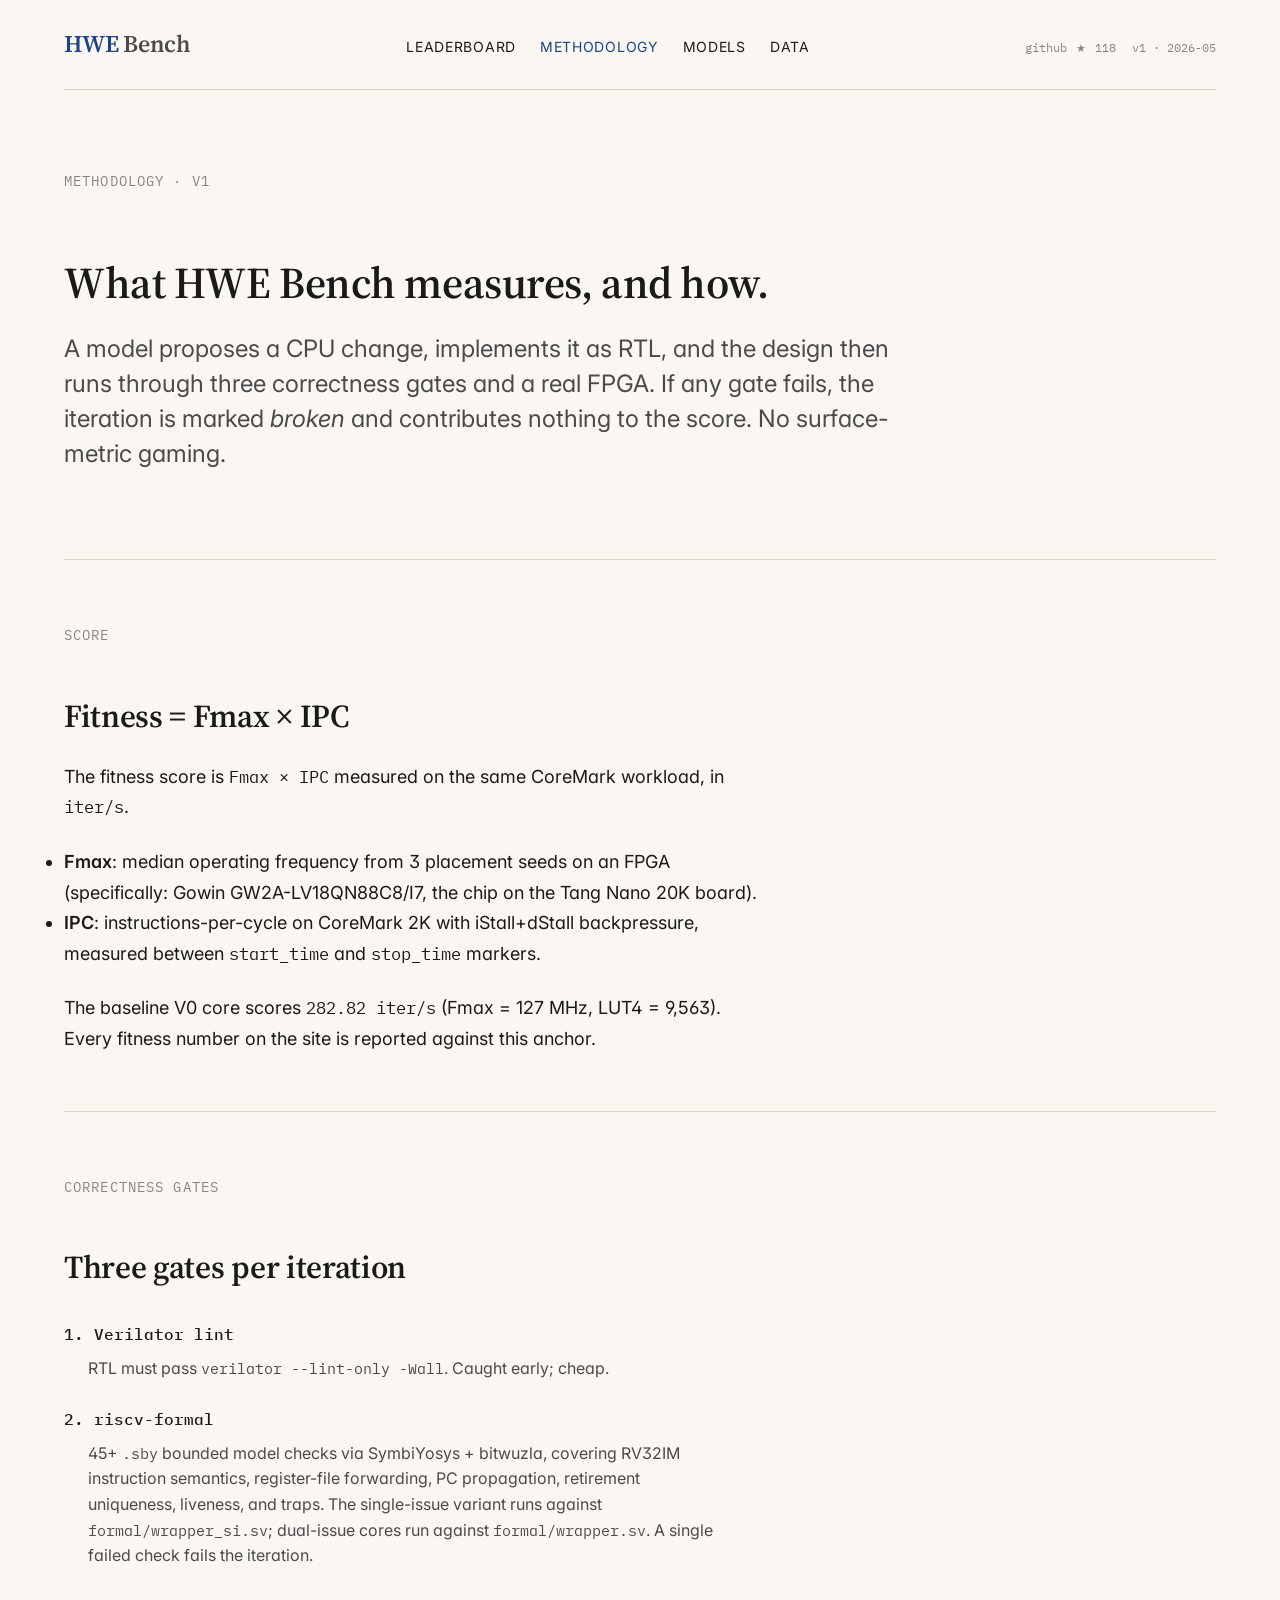
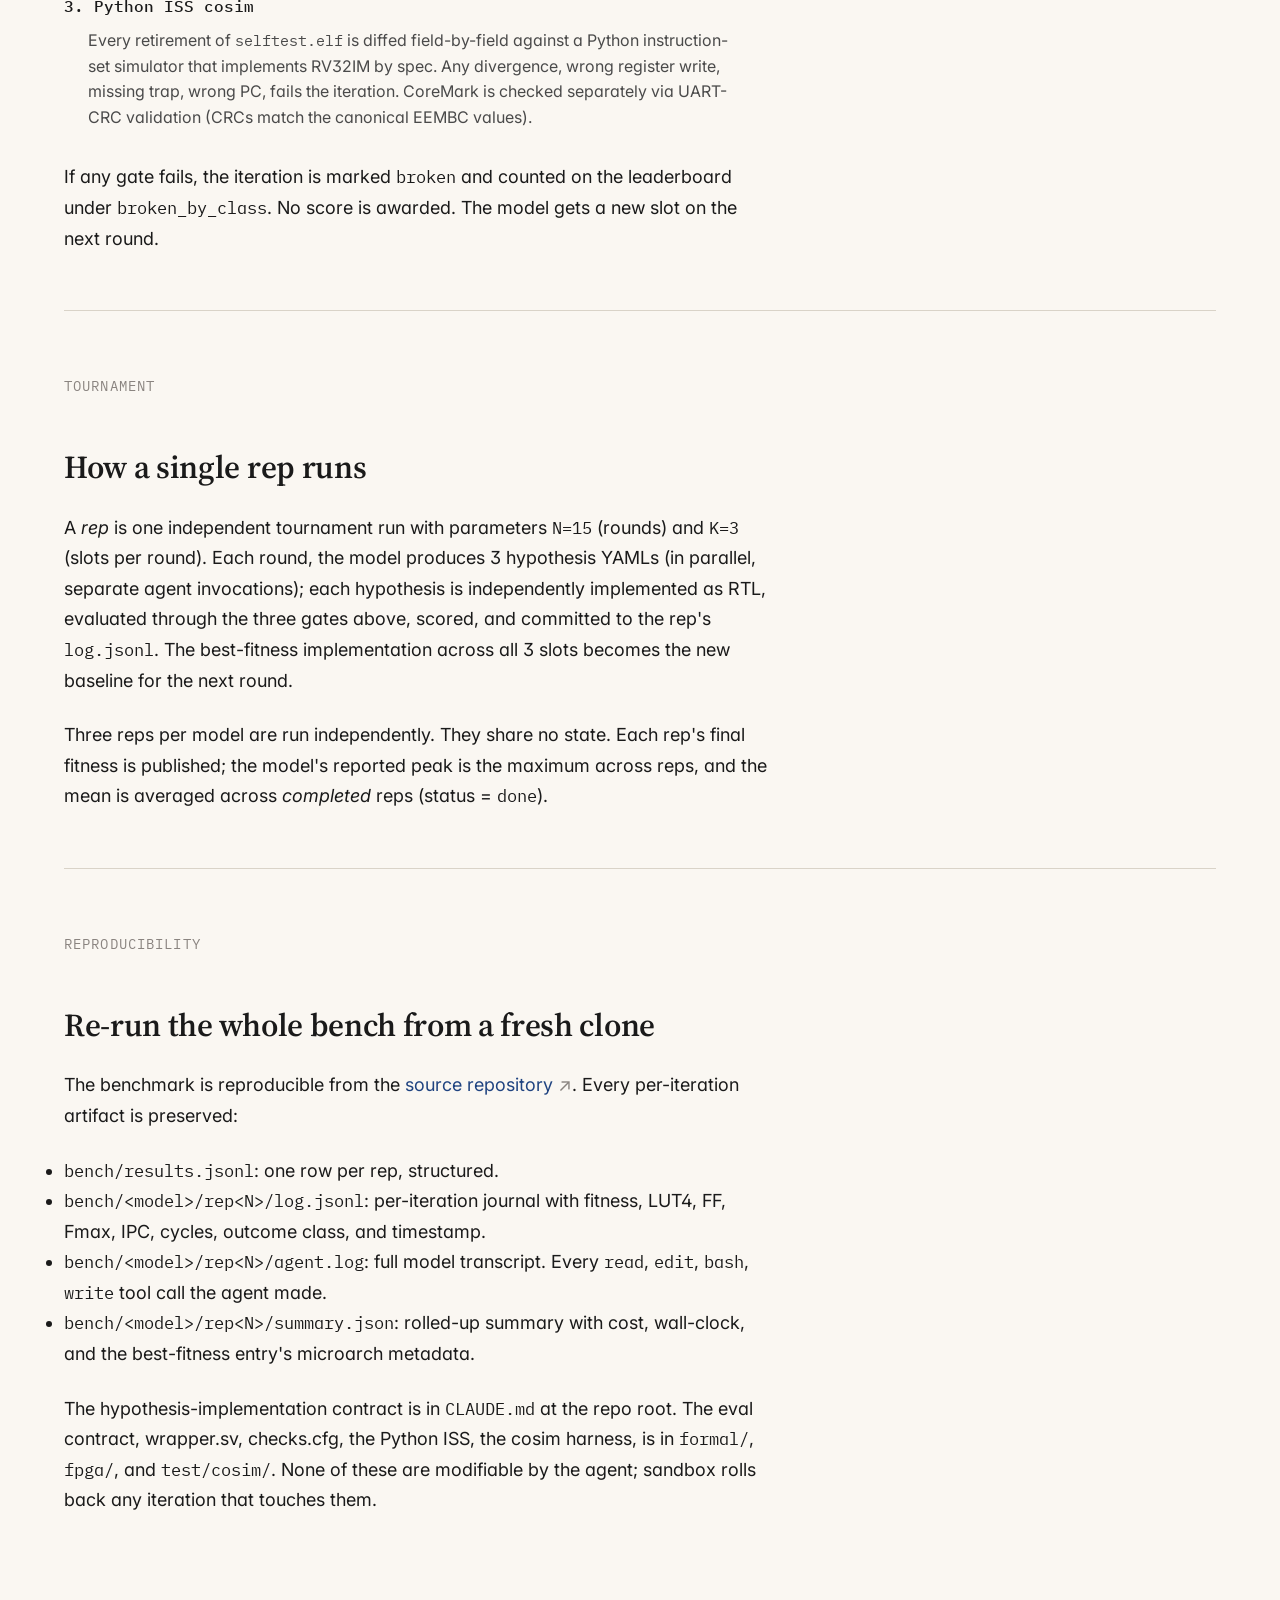
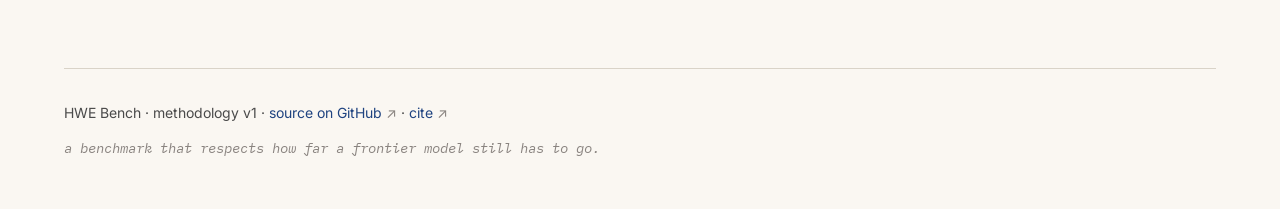
<file: site/methodology.html>
<!doctype html>
<html lang="en">
<head>
<meta charset="utf-8">
<meta name="viewport" content="width=device-width, initial-scale=1">
<title>HWE Bench · Methodology</title>
<meta name="description" content="HWE Bench is an unbounded benchmark for LLM hardware engineering. Models design RISC-V CPUs that are scored by how fast they actually run on a real FPGA, only after passing formal correctness proofs.">
<link rel="stylesheet" href="https://fonts.googleapis.com/css2?family=Source+Serif+4:opsz,wght@8..60,400;8..60,600&family=Inter:wght@400;500;600&family=IBM+Plex+Mono:ital,wght@0,400;0,500;1,400&display=swap">
<link rel="stylesheet" href="css/style.css">
<link rel="stylesheet" href="css/print.css">
</head>
<body>
<div class="page">

<nav class="top">
  <a href="index.html" class="wordmark">HWE <span class="alt">Bench</span></a>
  <ul>
    <li><a href="index.html">Leaderboard</a></li>
    <li><a href="methodology.html" aria-current="page">Methodology</a></li>
    <li><a href="models.html">Models</a></li>
    <li><a href="data.html">Data</a></li>
  </ul>
  <div class="meta">
    <a href="https://github.com/FeSens/auto-arch-tournament" class="repo" aria-label="HWE Bench source on GitHub, click to view repo and star">github <span class="star">★</span> <span class="star-count">118</span></a>
    <span class="version">v1 · 2026-05</span>
  </div>
</nav>

<section class="hero-block">
  <div class="hero-eyebrow">Methodology · v1</div>
  <h1>What HWE Bench measures, and how.</h1>
  <p class="hero-lede">
    A model proposes a CPU change, implements it as RTL, and the design then
    runs through three correctness gates and a real FPGA. If any gate fails,
    the iteration is marked <em>broken</em> and contributes nothing to the score.
    No surface-metric gaming.
  </p>
</section>

<section class="section">
  <div class="eyebrow">Score</div>
  <h2>Fitness = Fmax × IPC</h2>
  <div class="prose">
  <p>
    The fitness score is <span class="mono">Fmax × IPC</span> measured on the same CoreMark
    workload, in <span class="mono">iter/s</span>.
  </p>
  <ul>
    <li><strong>Fmax</strong>: median operating frequency from 3 placement seeds on an FPGA
        (specifically: Gowin GW2A-LV18QN88C8/I7, the chip on the Tang Nano 20K board).</li>
    <li><strong>IPC</strong>: instructions-per-cycle on CoreMark 2K with iStall+dStall
        backpressure, measured between <span class="mono">start_time</span> and
        <span class="mono">stop_time</span> markers.</li>
  </ul>
  <p>
    The baseline V0 core scores <span class="mono">282.82 iter/s</span> (Fmax = 127 MHz,
    LUT4 = 9,563). Every fitness number on the site is reported against this anchor.
  </p>
  </div>
</section>

<section class="section">
  <div class="eyebrow">Correctness gates</div>
  <h2>Three gates per iteration</h2>
  <dl class="defs">
    <dt>1. Verilator lint</dt>
    <dd>RTL must pass <span class="mono">verilator --lint-only -Wall</span>.
        Caught early; cheap.</dd>

    <dt>2. riscv-formal</dt>
    <dd>45+ <span class="mono">.sby</span> bounded model checks via SymbiYosys + bitwuzla,
        covering RV32IM instruction semantics, register-file forwarding, PC propagation,
        retirement uniqueness, liveness, and traps. The single-issue variant runs against
        <span class="mono">formal/wrapper_si.sv</span>; dual-issue cores run against
        <span class="mono">formal/wrapper.sv</span>. A single failed check fails the iteration.</dd>

    <dt>3. Python ISS cosim</dt>
    <dd>Every retirement of <span class="mono">selftest.elf</span> is diffed field-by-field
        against a Python instruction-set simulator that implements RV32IM by spec. Any
        divergence, wrong register write, missing trap, wrong PC, fails the iteration.
        CoreMark is checked separately via UART-CRC validation (CRCs match the canonical
        EEMBC values).</dd>
  </dl>
  <p class="prose">
    If any gate fails, the iteration is marked <code>broken</code> and counted on the
    leaderboard under <code>broken_by_class</code>. No score is awarded. The model gets a
    new slot on the next round.
  </p>
</section>

<section class="section">
  <div class="eyebrow">Tournament</div>
  <h2>How a single rep runs</h2>
  <div class="prose">
  <p>
    A <em>rep</em> is one independent tournament run with parameters
    <span class="mono">N=15</span> (rounds) and <span class="mono">K=3</span> (slots per round).
    Each round, the model produces 3 hypothesis YAMLs (in parallel, separate agent
    invocations); each hypothesis is independently implemented as RTL, evaluated through the
    three gates above, scored, and committed to the rep's <code>log.jsonl</code>. The
    best-fitness implementation across all 3 slots becomes the new baseline for the next
    round.
  </p>
  <p>
    Three reps per model are run independently. They share no state. Each rep's final fitness
    is published; the model's reported peak is the maximum across reps, and the mean is
    averaged across <em>completed</em> reps (status = <code>done</code>).
  </p>
  </div>
</section>

<section class="section">
  <div class="eyebrow">Reproducibility</div>
  <h2>Re-run the whole bench from a fresh clone</h2>
  <div class="prose">
  <p>
    The benchmark is reproducible from the <a href="https://github.com/FeSens/auto-arch-tournament" class="ext">source repository</a>.
    Every per-iteration artifact is preserved:
  </p>
  <ul>
    <li><code>bench/results.jsonl</code>: one row per rep, structured.</li>
    <li><code>bench/&lt;model&gt;/rep&lt;N&gt;/log.jsonl</code>: per-iteration journal with
        fitness, LUT4, FF, Fmax, IPC, cycles, outcome class, and timestamp.</li>
    <li><code>bench/&lt;model&gt;/rep&lt;N&gt;/agent.log</code>: full model transcript.
        Every <code>read</code>, <code>edit</code>, <code>bash</code>, <code>write</code>
        tool call the agent made.</li>
    <li><code>bench/&lt;model&gt;/rep&lt;N&gt;/summary.json</code>: rolled-up summary with
        cost, wall-clock, and the best-fitness entry's microarch metadata.</li>
  </ul>
  <p>
    The hypothesis-implementation contract is in <code>CLAUDE.md</code> at the repo root.
    The eval contract, wrapper.sv, checks.cfg, the Python ISS, the cosim harness, is in
    <code>formal/</code>, <code>fpga/</code>, and <code>test/cosim/</code>. None of these
    are modifiable by the agent; sandbox rolls back any iteration that touches them.
  </p>
  </div>
</section>


<footer class="bot">
  <div>
    HWE Bench · methodology v1 ·
    <a href="https://github.com/FeSens/auto-arch-tournament" class="ext">source on GitHub</a> ·
    <a href="https://github.com/FeSens/auto-arch-tournament/blob/main/CITATION.cff" class="ext">cite</a>
  </div>
  <div class="manifesto">a benchmark that respects how far a frontier model still has to go.</div>
</footer>

</div>
</body>
</html>
</file>
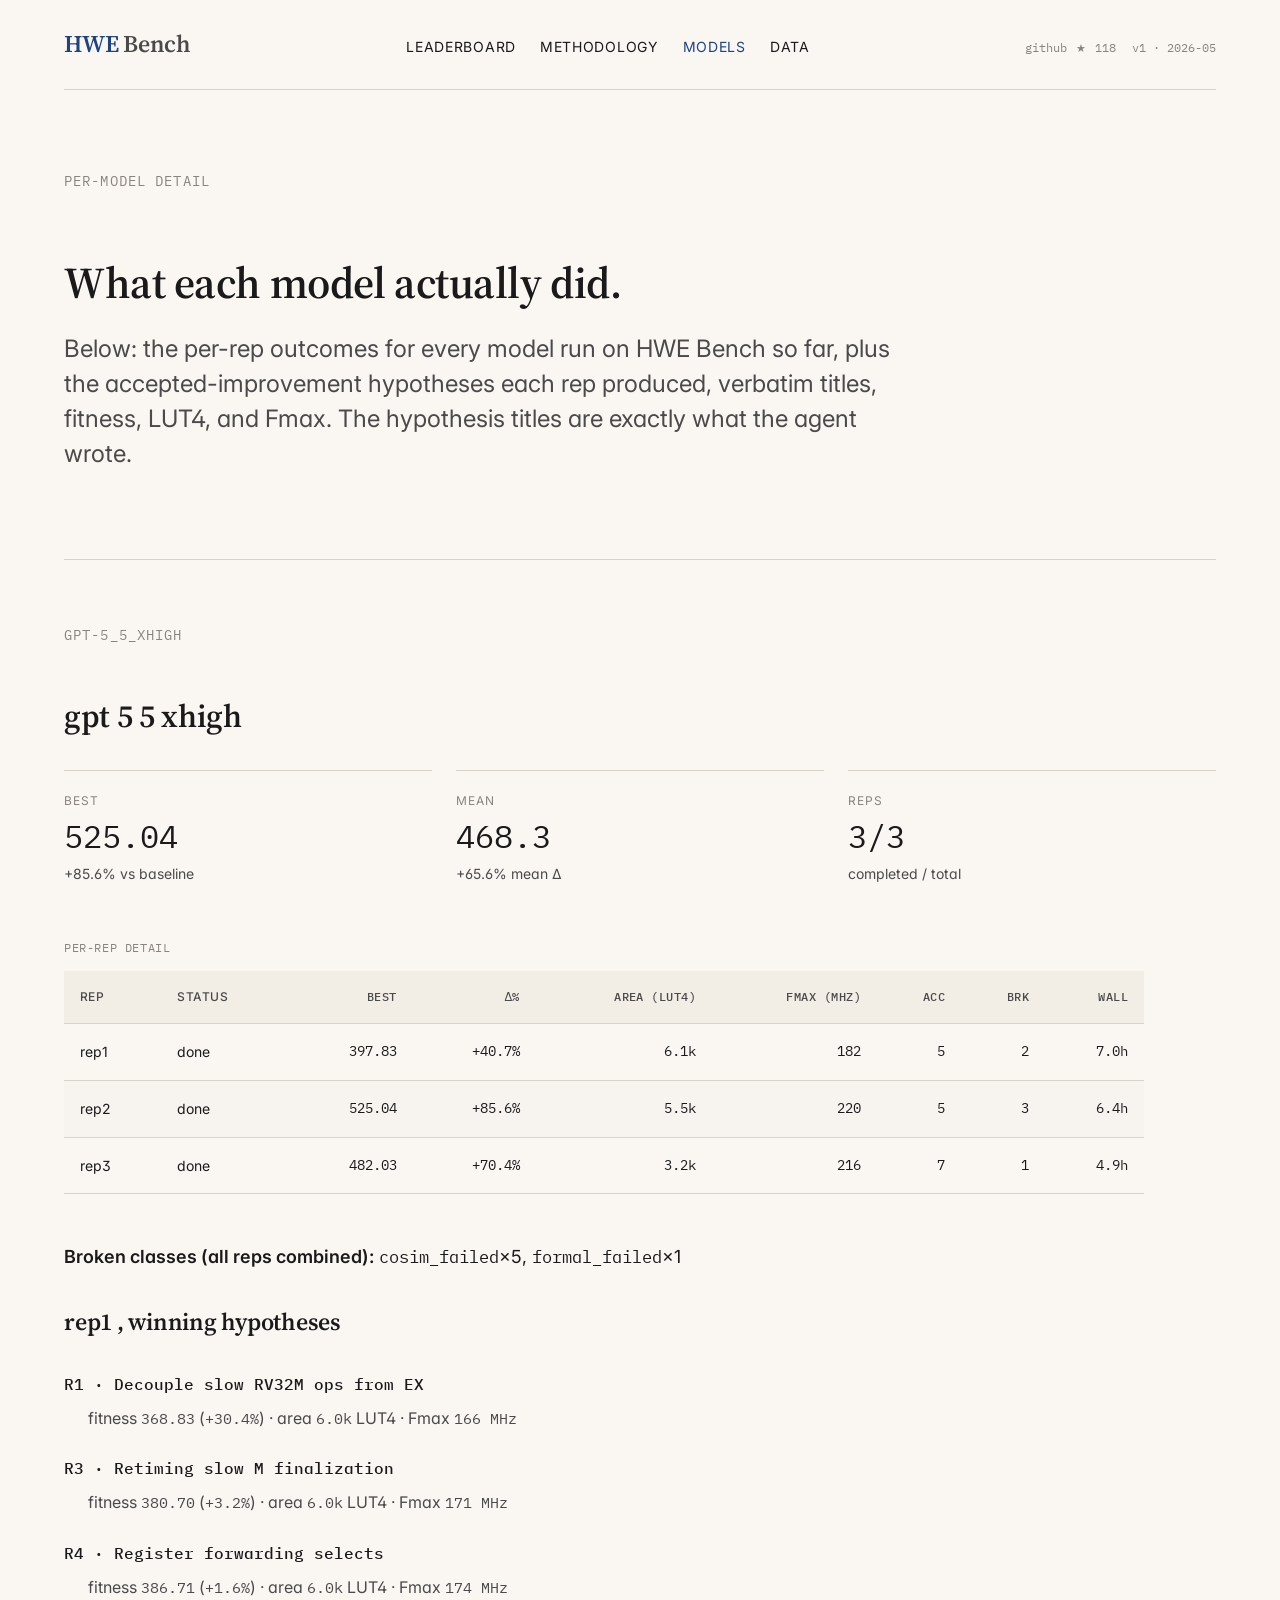
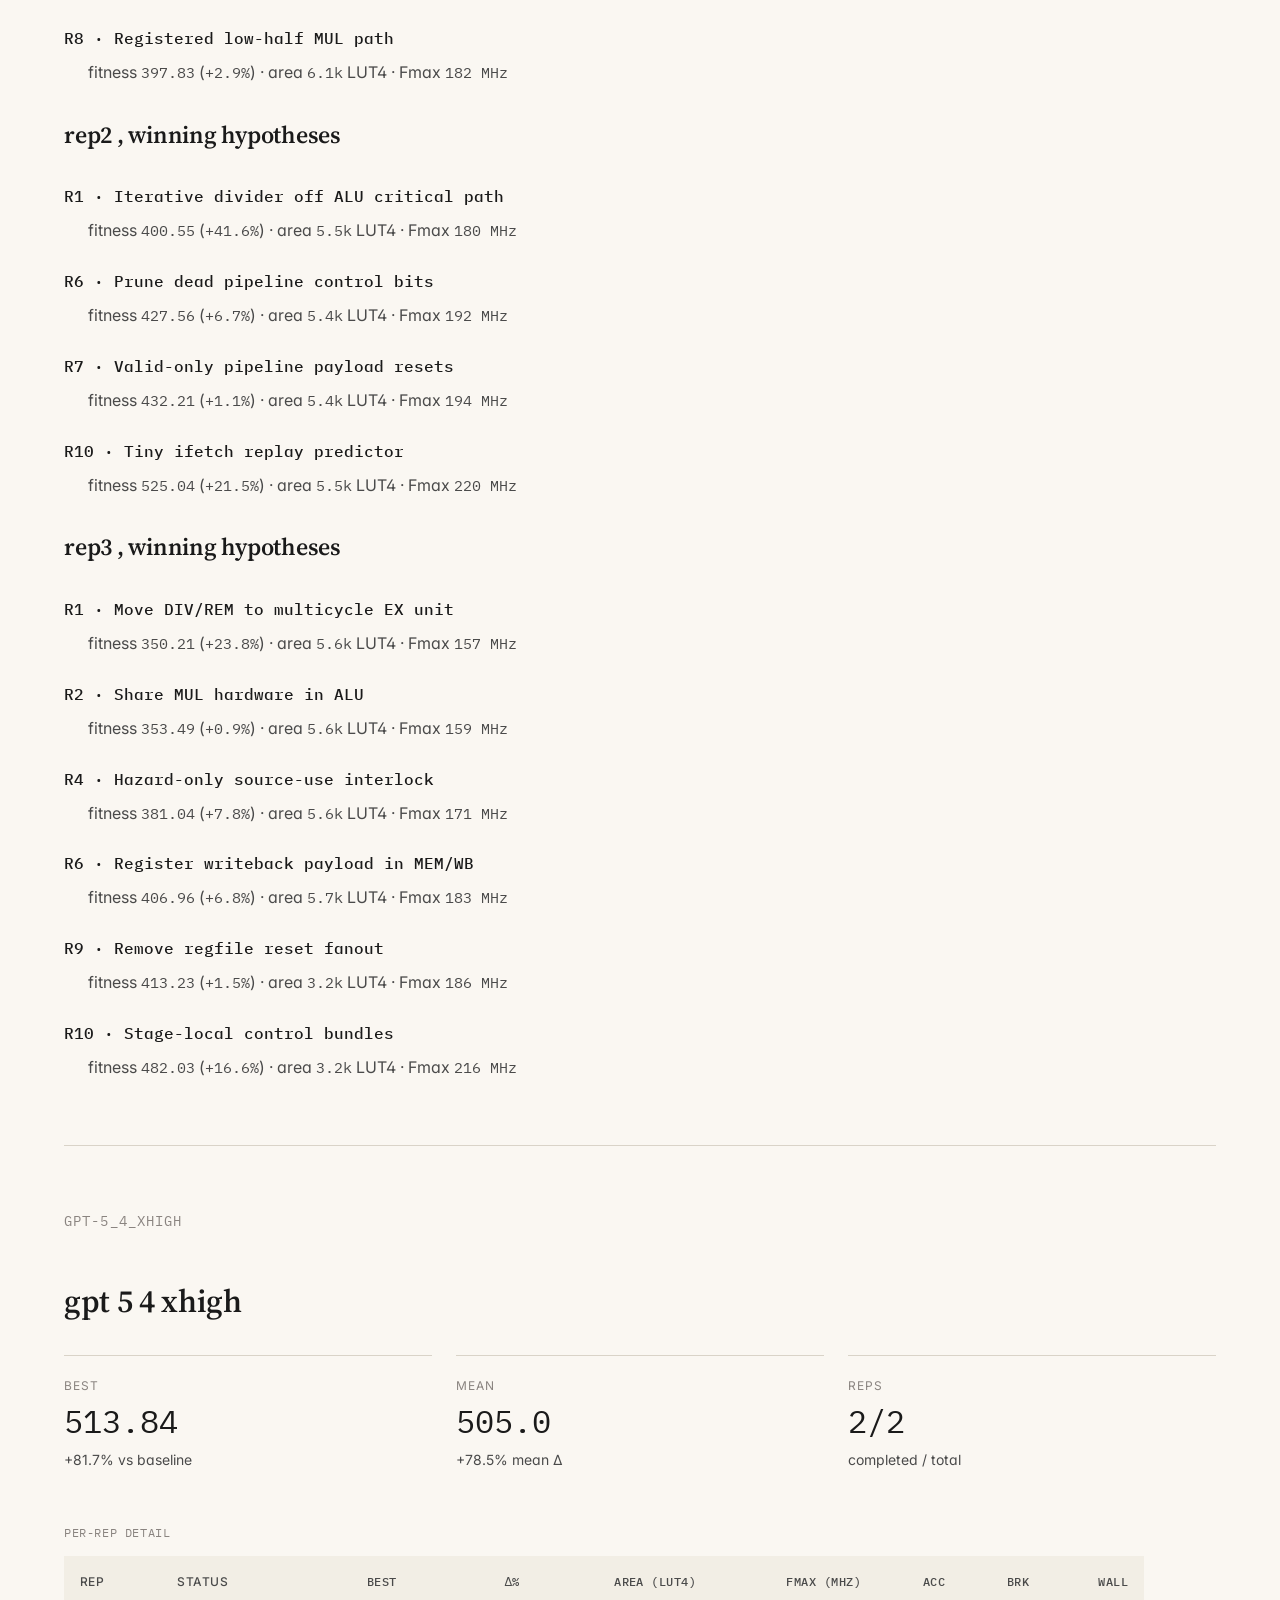
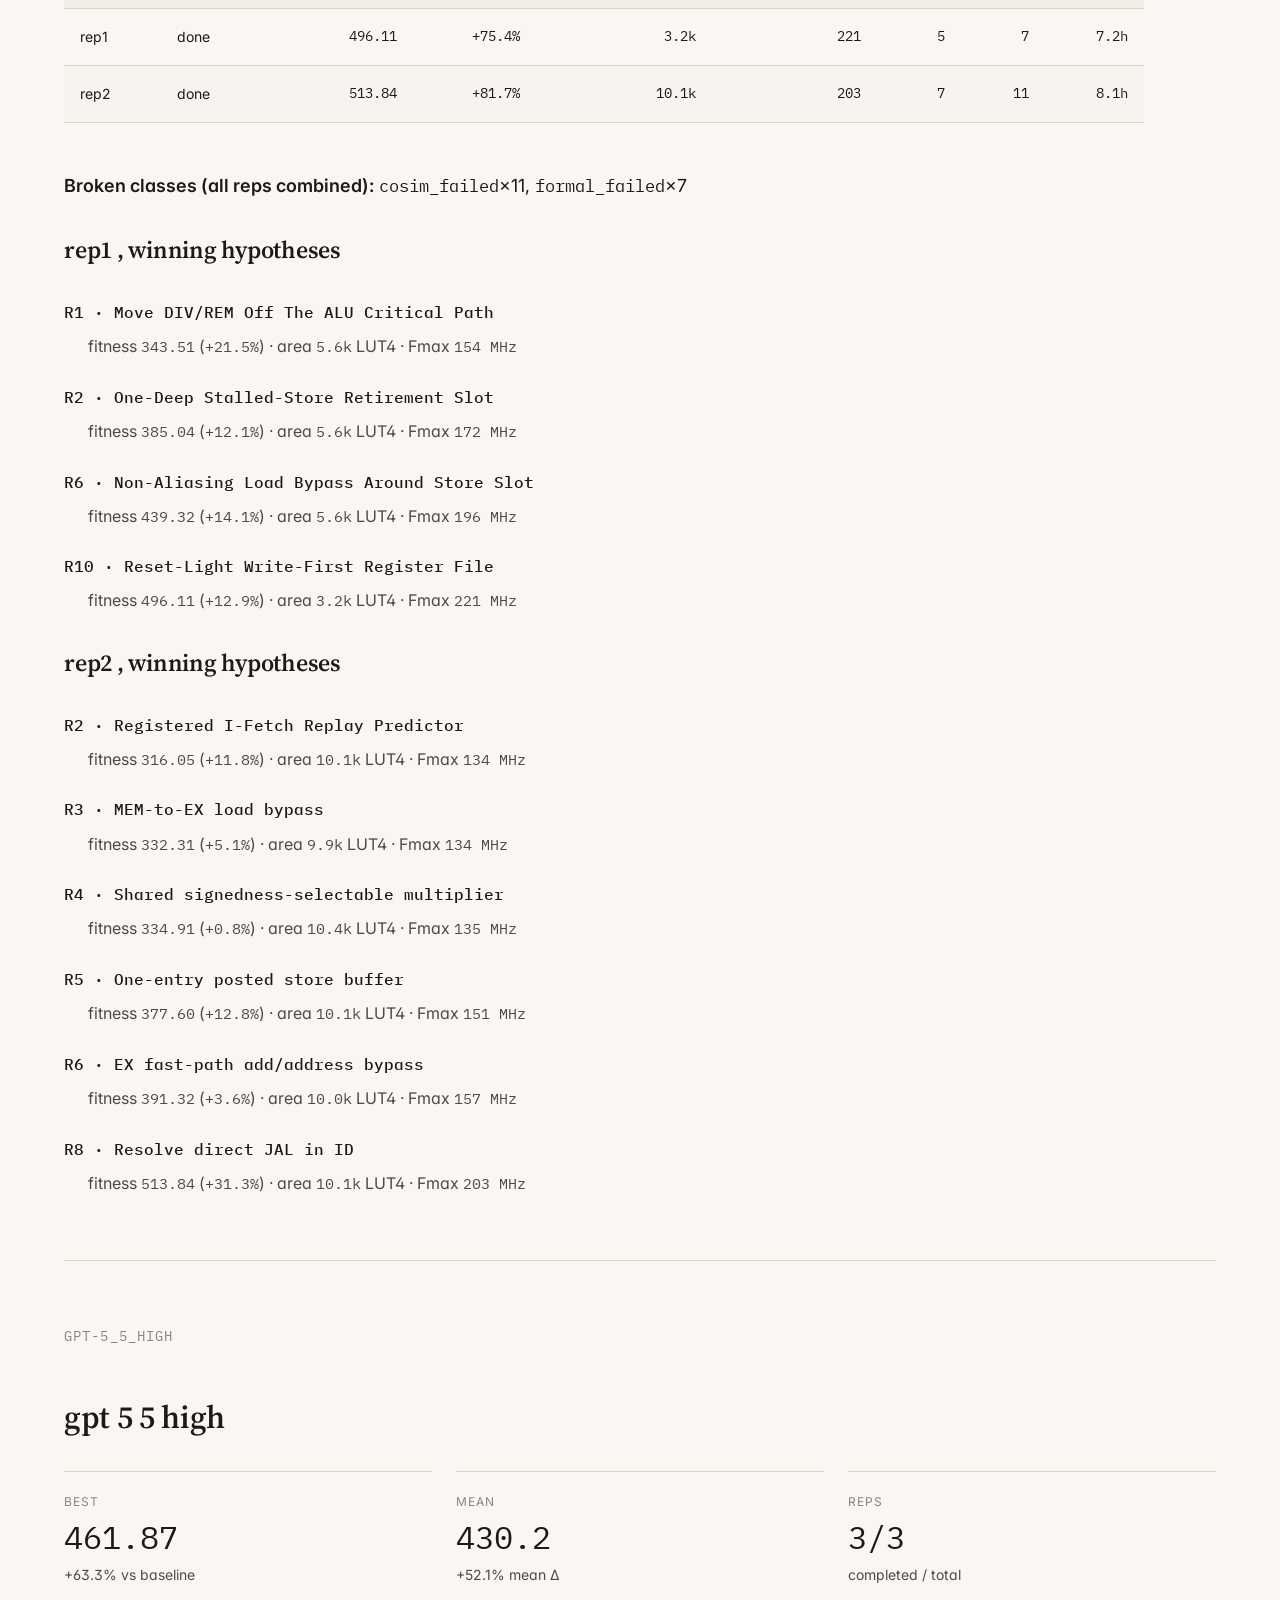
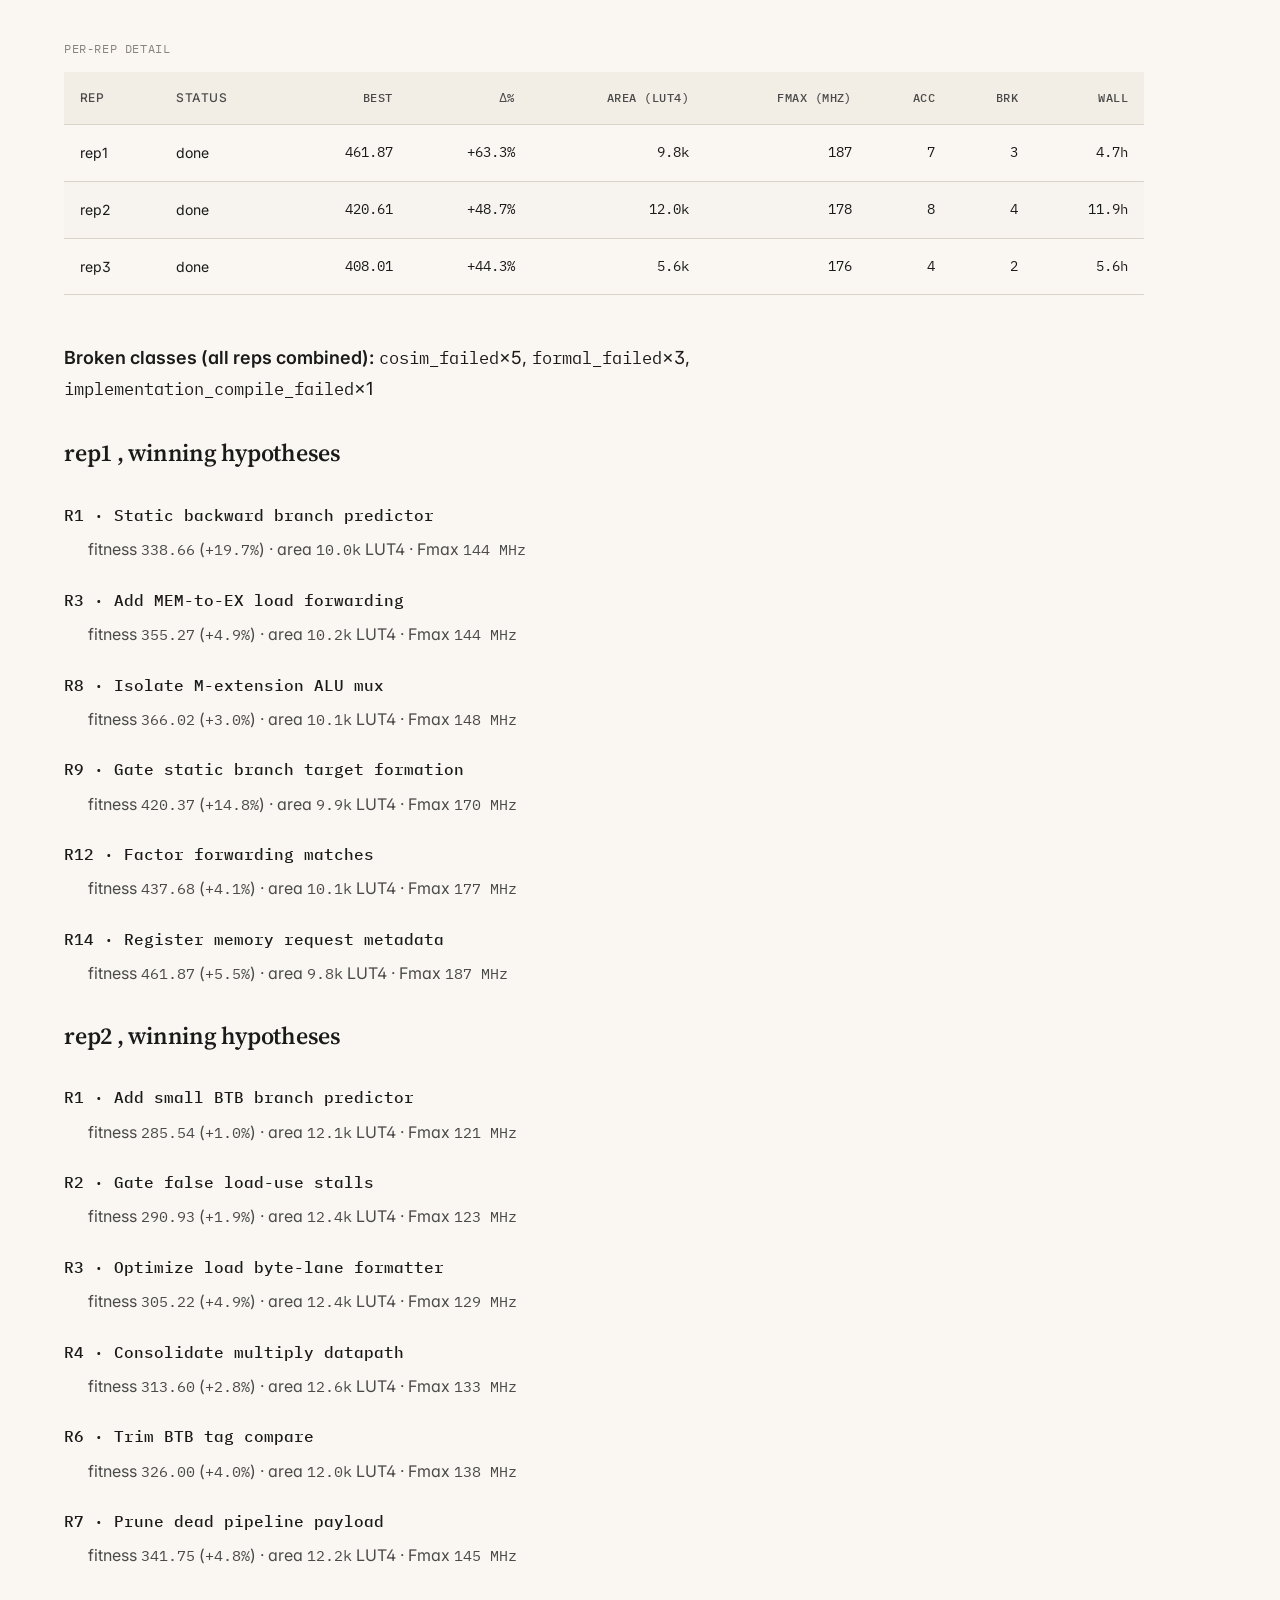
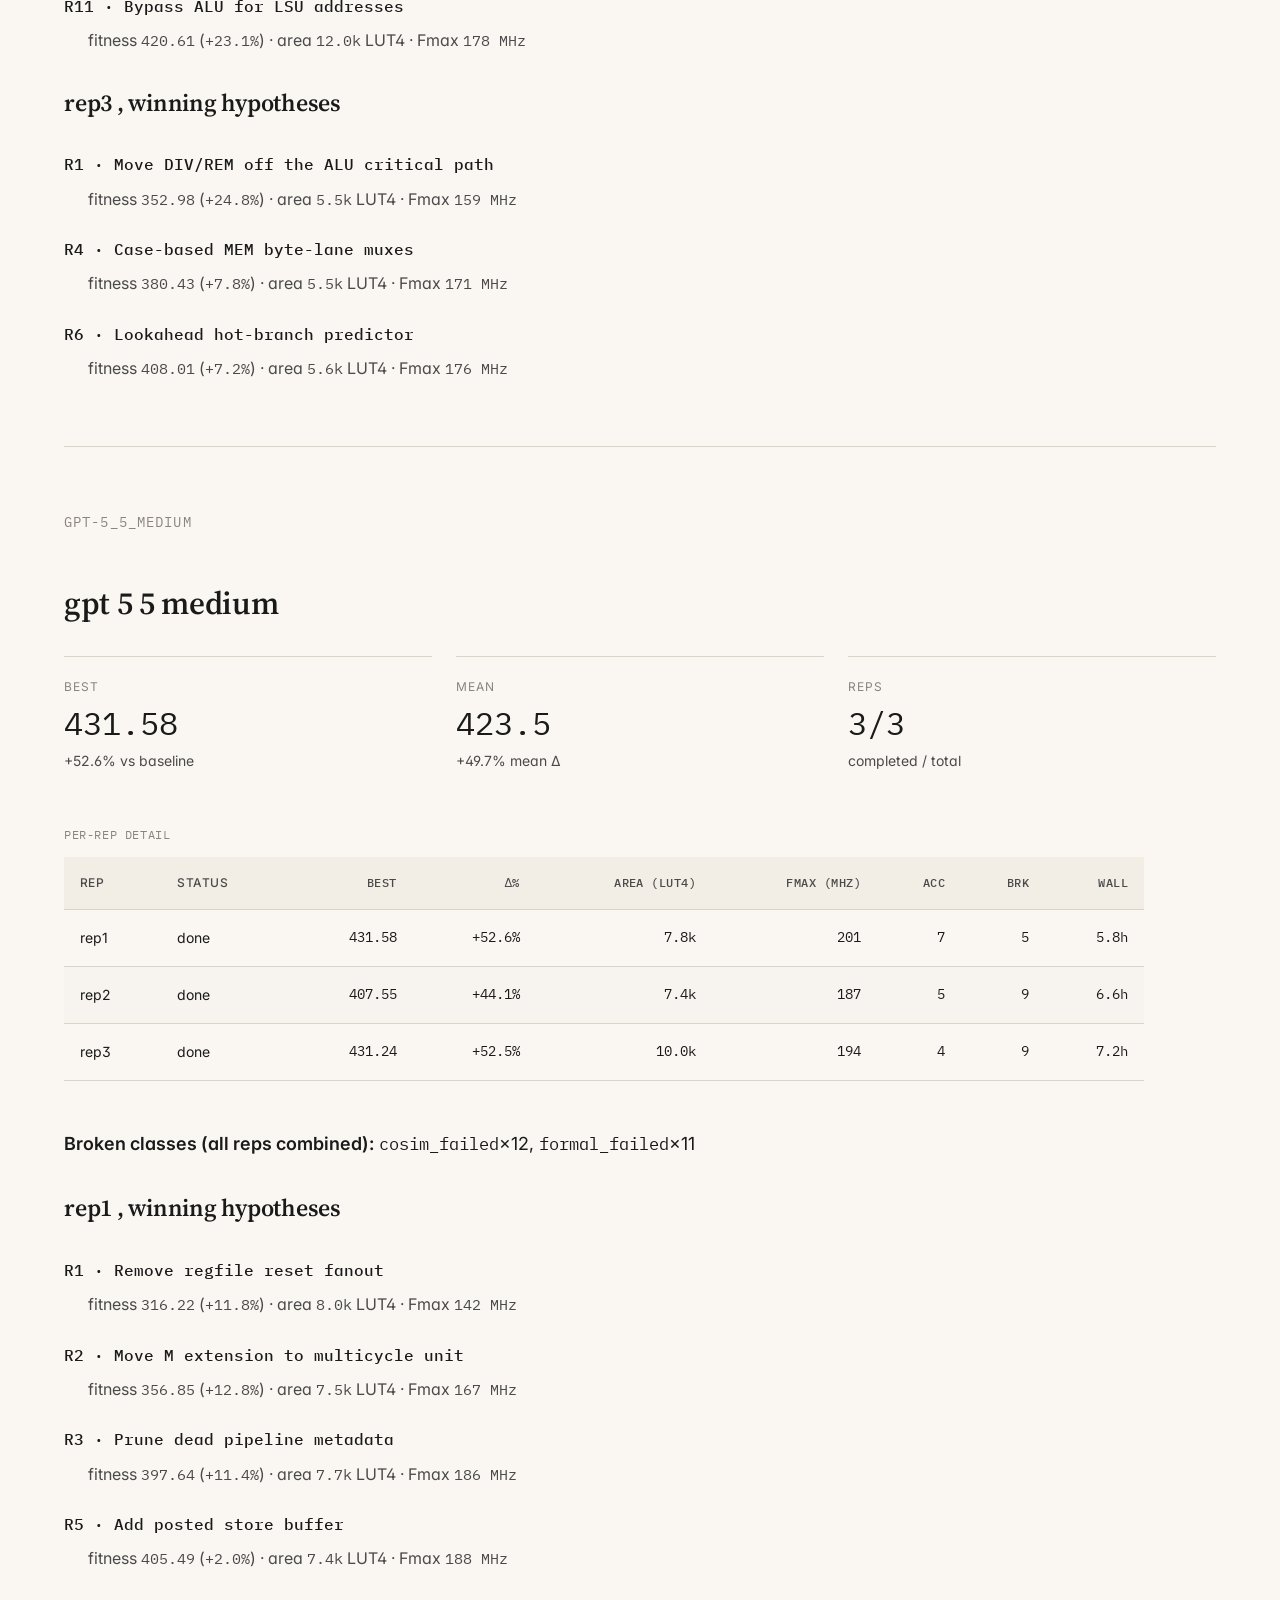
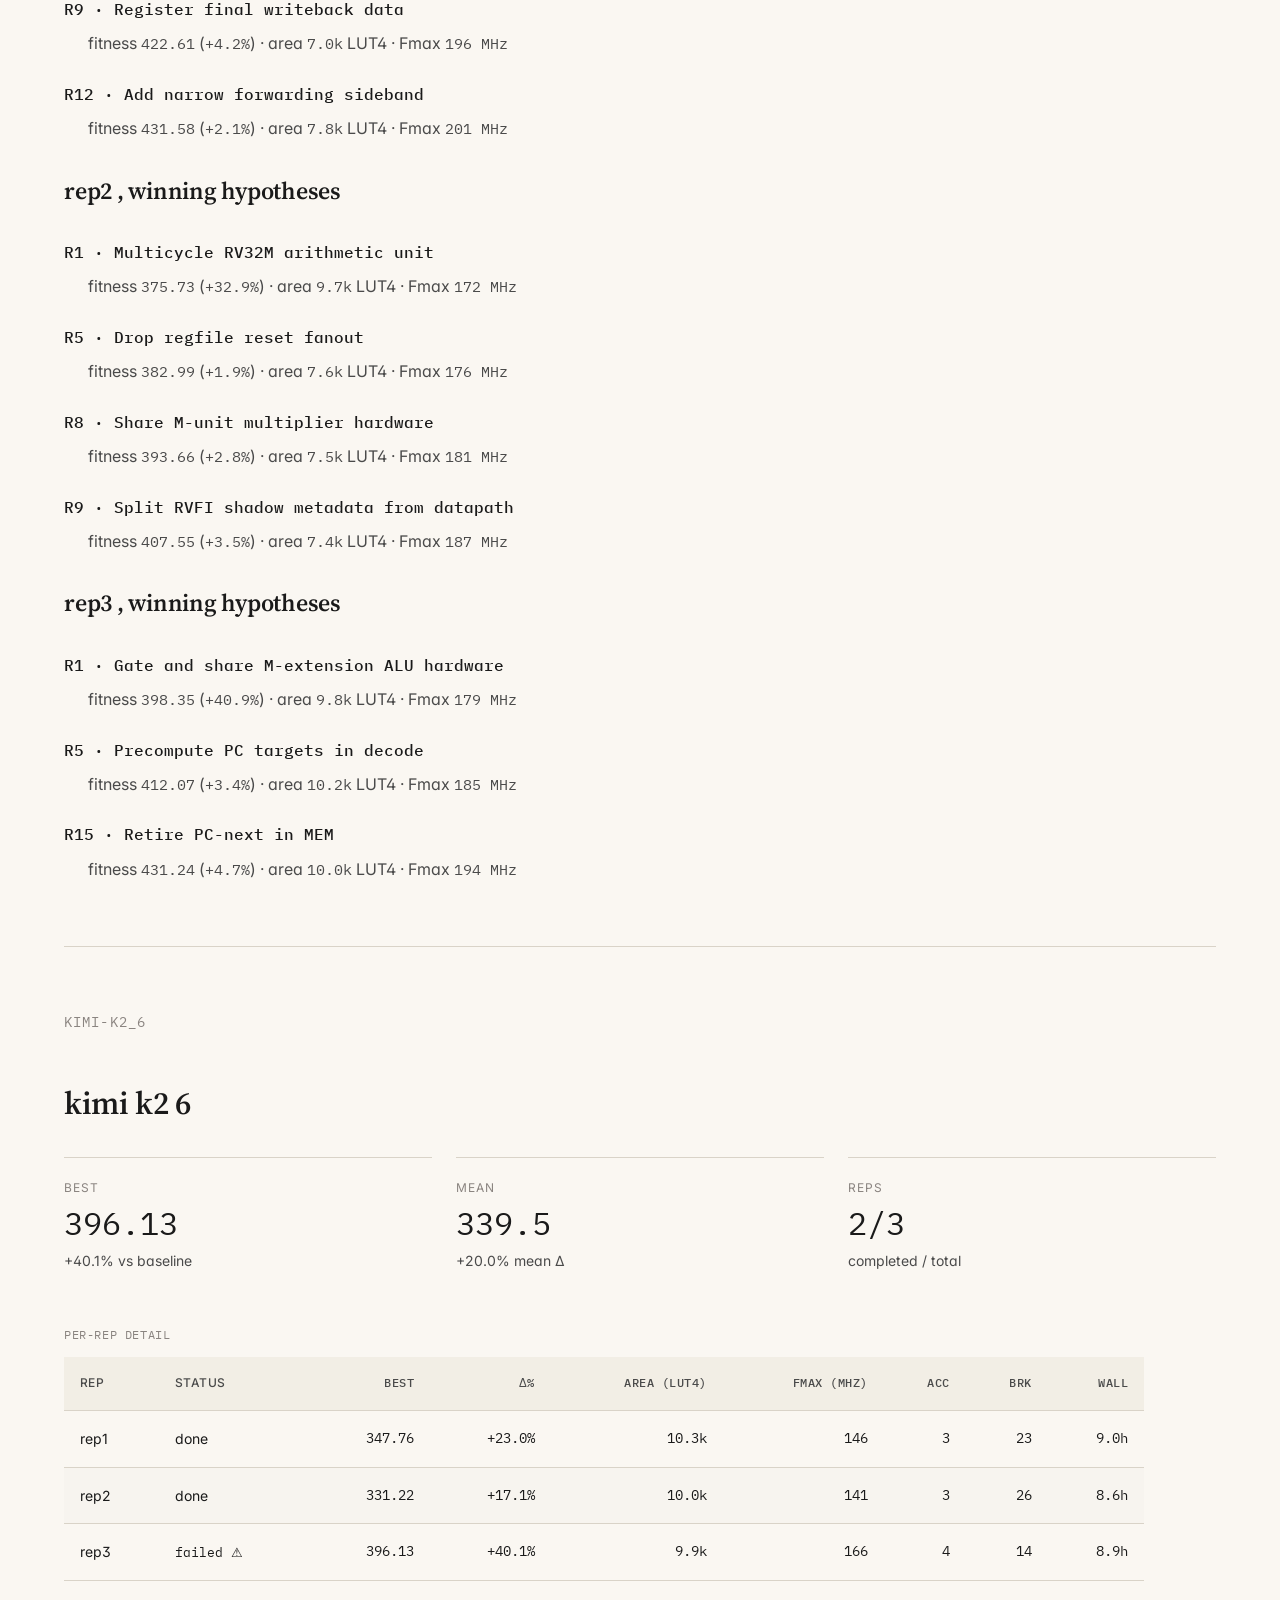
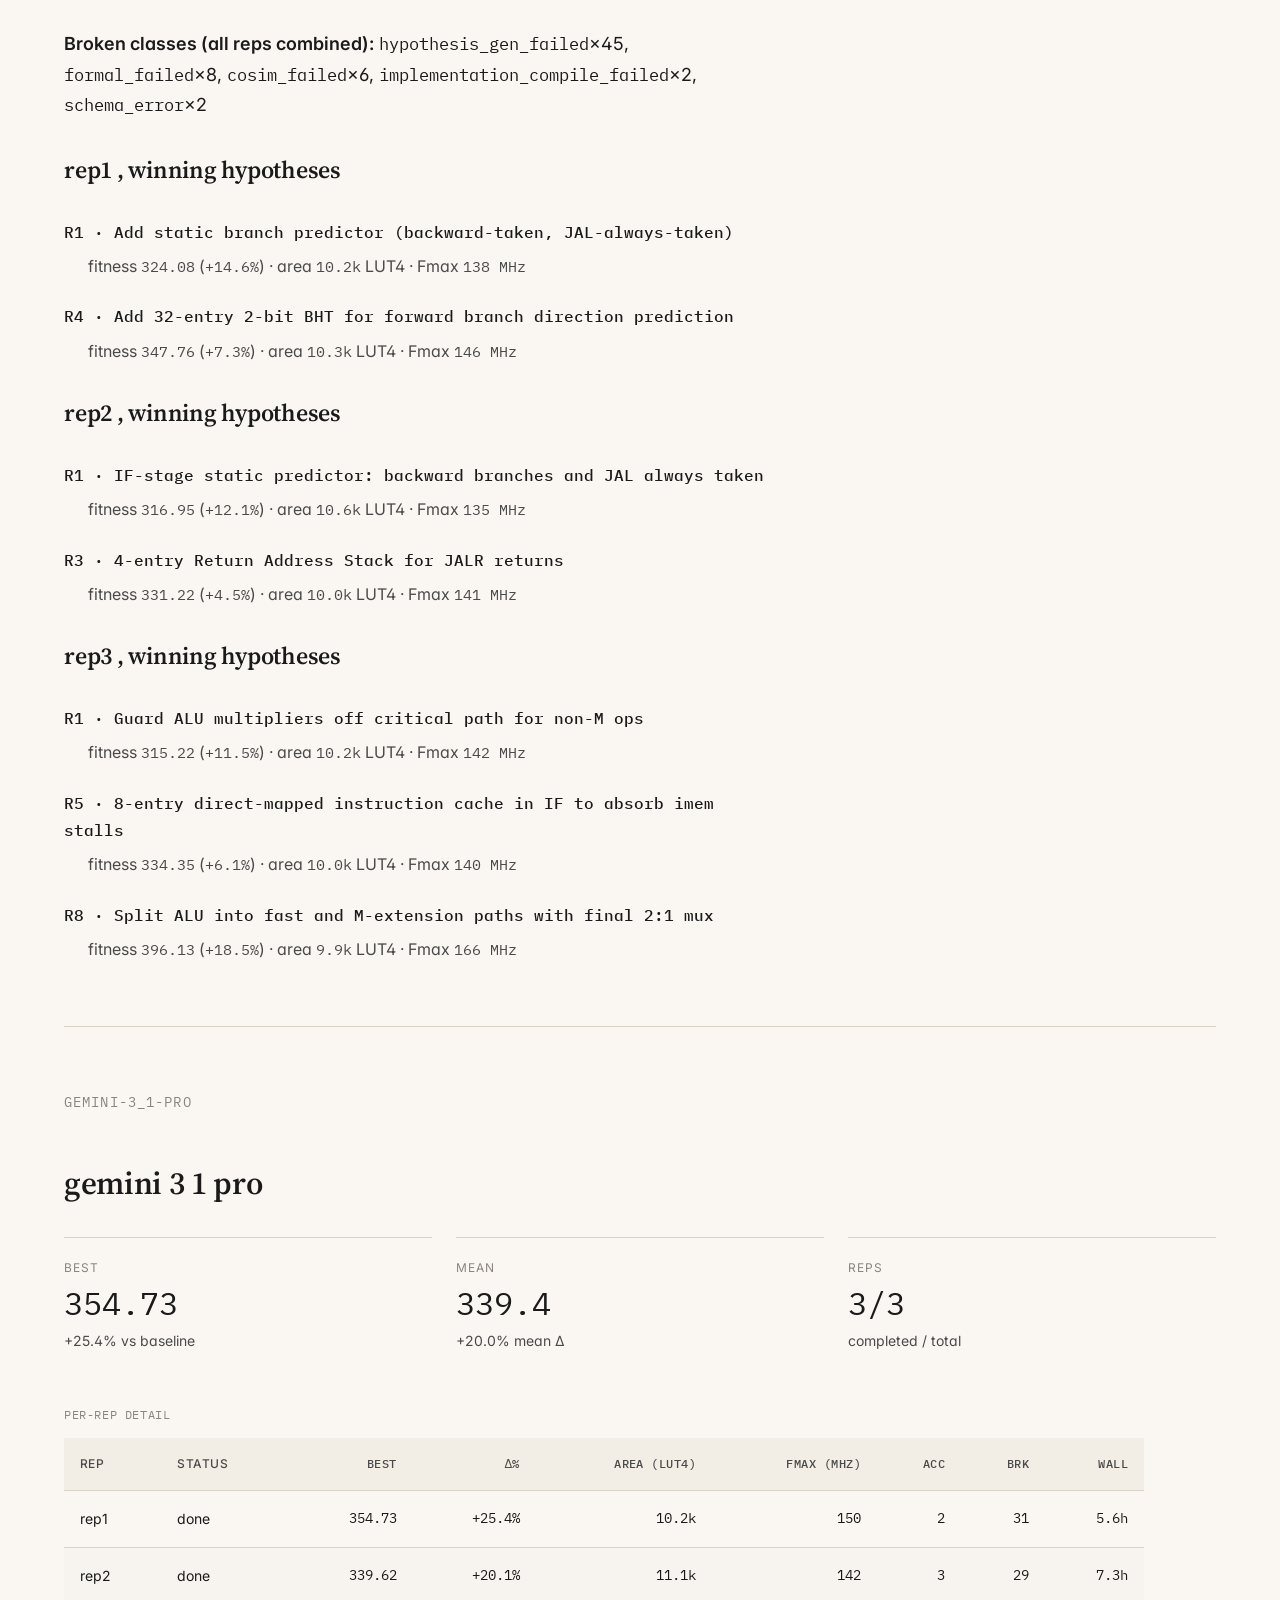
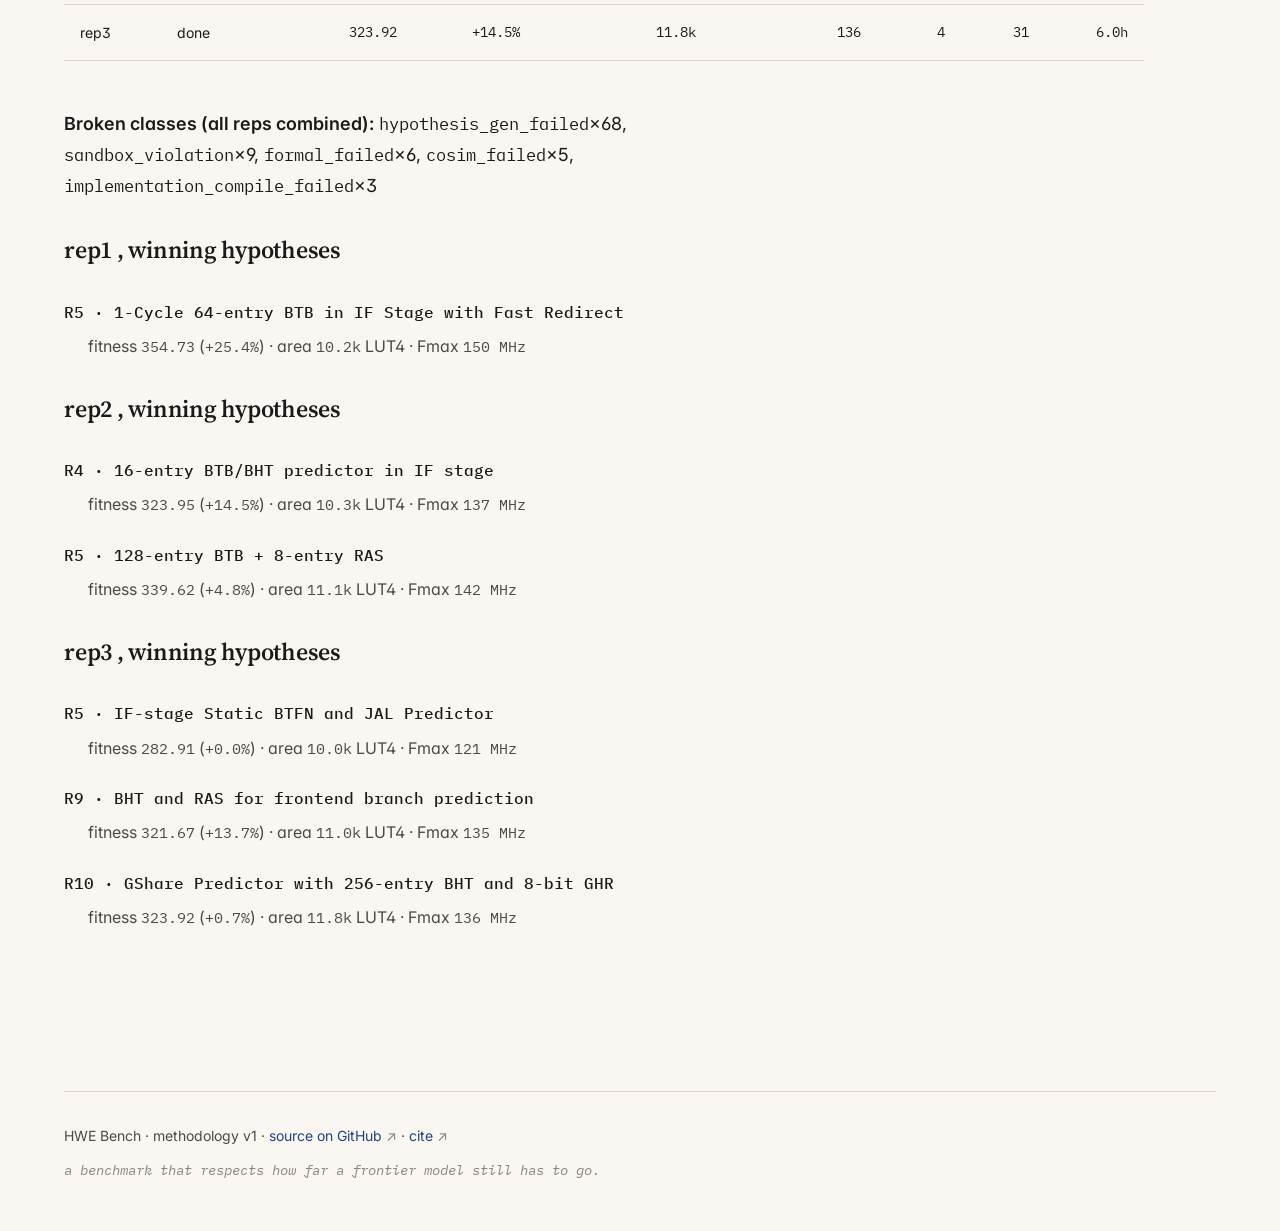
<file: site/models.html>
<!doctype html>
<html lang="en">
<head>
<meta charset="utf-8">
<meta name="viewport" content="width=device-width, initial-scale=1">
<title>HWE Bench · Models</title>
<meta name="description" content="HWE Bench is an unbounded benchmark for LLM hardware engineering. Models design RISC-V CPUs that are scored by how fast they actually run on a real FPGA, only after passing formal correctness proofs.">
<link rel="stylesheet" href="https://fonts.googleapis.com/css2?family=Source+Serif+4:opsz,wght@8..60,400;8..60,600&family=Inter:wght@400;500;600&family=IBM+Plex+Mono:ital,wght@0,400;0,500;1,400&display=swap">
<link rel="stylesheet" href="css/style.css">
<link rel="stylesheet" href="css/print.css">
</head>
<body>
<div class="page">

<nav class="top">
  <a href="index.html" class="wordmark">HWE <span class="alt">Bench</span></a>
  <ul>
    <li><a href="index.html">Leaderboard</a></li>
    <li><a href="methodology.html">Methodology</a></li>
    <li><a href="models.html" aria-current="page">Models</a></li>
    <li><a href="data.html">Data</a></li>
  </ul>
  <div class="meta">
    <a href="https://github.com/FeSens/auto-arch-tournament" class="repo" aria-label="HWE Bench source on GitHub, click to view repo and star">github <span class="star">★</span> <span class="star-count">118</span></a>
    <span class="version">v1 · 2026-05</span>
  </div>
</nav>

<section class="hero-block">
  <div class="hero-eyebrow">Per-model detail</div>
  <h1>What each model actually did.</h1>
  <p class="hero-lede">
    Below: the per-rep outcomes for every model run on HWE Bench so far, plus the
    accepted-improvement hypotheses each rep produced, verbatim titles, fitness,
    LUT4, and Fmax. The hypothesis titles are exactly what the agent wrote.
  </p>
</section>

<section class="section" id="gpt-5_5_xhigh">
  <div class="eyebrow">gpt-5_5_xhigh</div>
  <h2>gpt 5 5 xhigh</h2>

  <div class="stats">
    <div class="stat"><div class="label">Best</div><div class="value">525.04</div><div class="sub">+85.6% vs baseline</div></div>
    <div class="stat"><div class="label">Mean</div><div class="value">468.3</div><div class="sub">+65.6% mean Δ</div></div>
    <div class="stat"><div class="label">Reps</div><div class="value">3/3</div><div class="sub">completed / total</div></div>
  </div>

  <div class="wide">
  <table class="bench">
    <caption>per-rep detail</caption>
    <thead>
      <tr>
        <th>Rep</th><th>Status</th>
        <th class="num">Best</th><th class="num">Δ%</th>
        <th class="num">Area (LUT4)</th><th class="num">Fmax (MHz)</th>
        <th class="num">acc</th><th class="num">brk</th>
        <th class="num">Wall</th>
      </tr>
    </thead>
    <tbody>
      <tr>
        <td>rep1</td>
        <td>done</td>
        <td class="num">397.83</td>
        <td class="num">+40.7%</td>
        <td class="num">6.1k</td>
        <td class="num">182</td>
        <td class="num">5</td>
        <td class="num">2</td>
        <td class="num">7.0h</td>
      </tr>
      <tr>
        <td>rep2</td>
        <td>done</td>
        <td class="num">525.04</td>
        <td class="num">+85.6%</td>
        <td class="num">5.5k</td>
        <td class="num">220</td>
        <td class="num">5</td>
        <td class="num">3</td>
        <td class="num">6.4h</td>
      </tr>
      <tr>
        <td>rep3</td>
        <td>done</td>
        <td class="num">482.03</td>
        <td class="num">+70.4%</td>
        <td class="num">3.2k</td>
        <td class="num">216</td>
        <td class="num">7</td>
        <td class="num">1</td>
        <td class="num">4.9h</td>
      </tr>
    </tbody>
  </table>
  </div>

  <p class="prose"><strong>Broken classes (all reps combined):</strong> <code>cosim_failed</code>×5, <code>formal_failed</code>×1</p>

  <div class="prose">
  <h3>rep1 , winning hypotheses</h3>
<dl class="defs">
<dt>R1 · Decouple slow RV32M ops from EX</dt><dd>fitness <span class="mono">368.83</span> (<span class="mono">+30.4%</span>) · area <span class="mono">6.0k</span> LUT4 · Fmax <span class="mono">166 MHz</span></dd>
<dt>R3 · Retiming slow M finalization</dt><dd>fitness <span class="mono">380.70</span> (<span class="mono">+3.2%</span>) · area <span class="mono">6.0k</span> LUT4 · Fmax <span class="mono">171 MHz</span></dd>
<dt>R4 · Register forwarding selects</dt><dd>fitness <span class="mono">386.71</span> (<span class="mono">+1.6%</span>) · area <span class="mono">6.0k</span> LUT4 · Fmax <span class="mono">174 MHz</span></dd>
<dt>R8 · Registered low-half MUL path</dt><dd>fitness <span class="mono">397.83</span> (<span class="mono">+2.9%</span>) · area <span class="mono">6.1k</span> LUT4 · Fmax <span class="mono">182 MHz</span></dd>
</dl>
<h3>rep2 , winning hypotheses</h3>
<dl class="defs">
<dt>R1 · Iterative divider off ALU critical path</dt><dd>fitness <span class="mono">400.55</span> (<span class="mono">+41.6%</span>) · area <span class="mono">5.5k</span> LUT4 · Fmax <span class="mono">180 MHz</span></dd>
<dt>R6 · Prune dead pipeline control bits</dt><dd>fitness <span class="mono">427.56</span> (<span class="mono">+6.7%</span>) · area <span class="mono">5.4k</span> LUT4 · Fmax <span class="mono">192 MHz</span></dd>
<dt>R7 · Valid-only pipeline payload resets</dt><dd>fitness <span class="mono">432.21</span> (<span class="mono">+1.1%</span>) · area <span class="mono">5.4k</span> LUT4 · Fmax <span class="mono">194 MHz</span></dd>
<dt>R10 · Tiny ifetch replay predictor</dt><dd>fitness <span class="mono">525.04</span> (<span class="mono">+21.5%</span>) · area <span class="mono">5.5k</span> LUT4 · Fmax <span class="mono">220 MHz</span></dd>
</dl>
<h3>rep3 , winning hypotheses</h3>
<dl class="defs">
<dt>R1 · Move DIV/REM to multicycle EX unit</dt><dd>fitness <span class="mono">350.21</span> (<span class="mono">+23.8%</span>) · area <span class="mono">5.6k</span> LUT4 · Fmax <span class="mono">157 MHz</span></dd>
<dt>R2 · Share MUL hardware in ALU</dt><dd>fitness <span class="mono">353.49</span> (<span class="mono">+0.9%</span>) · area <span class="mono">5.6k</span> LUT4 · Fmax <span class="mono">159 MHz</span></dd>
<dt>R4 · Hazard-only source-use interlock</dt><dd>fitness <span class="mono">381.04</span> (<span class="mono">+7.8%</span>) · area <span class="mono">5.6k</span> LUT4 · Fmax <span class="mono">171 MHz</span></dd>
<dt>R6 · Register writeback payload in MEM/WB</dt><dd>fitness <span class="mono">406.96</span> (<span class="mono">+6.8%</span>) · area <span class="mono">5.7k</span> LUT4 · Fmax <span class="mono">183 MHz</span></dd>
<dt>R9 · Remove regfile reset fanout</dt><dd>fitness <span class="mono">413.23</span> (<span class="mono">+1.5%</span>) · area <span class="mono">3.2k</span> LUT4 · Fmax <span class="mono">186 MHz</span></dd>
<dt>R10 · Stage-local control bundles</dt><dd>fitness <span class="mono">482.03</span> (<span class="mono">+16.6%</span>) · area <span class="mono">3.2k</span> LUT4 · Fmax <span class="mono">216 MHz</span></dd>
</dl>
  </div>
</section>


<section class="section" id="gpt-5_4_xhigh">
  <div class="eyebrow">gpt-5_4_xhigh</div>
  <h2>gpt 5 4 xhigh</h2>

  <div class="stats">
    <div class="stat"><div class="label">Best</div><div class="value">513.84</div><div class="sub">+81.7% vs baseline</div></div>
    <div class="stat"><div class="label">Mean</div><div class="value">505.0</div><div class="sub">+78.5% mean Δ</div></div>
    <div class="stat"><div class="label">Reps</div><div class="value">2/2</div><div class="sub">completed / total</div></div>
  </div>

  <div class="wide">
  <table class="bench">
    <caption>per-rep detail</caption>
    <thead>
      <tr>
        <th>Rep</th><th>Status</th>
        <th class="num">Best</th><th class="num">Δ%</th>
        <th class="num">Area (LUT4)</th><th class="num">Fmax (MHz)</th>
        <th class="num">acc</th><th class="num">brk</th>
        <th class="num">Wall</th>
      </tr>
    </thead>
    <tbody>
      <tr>
        <td>rep1</td>
        <td>done</td>
        <td class="num">496.11</td>
        <td class="num">+75.4%</td>
        <td class="num">3.2k</td>
        <td class="num">221</td>
        <td class="num">5</td>
        <td class="num">7</td>
        <td class="num">7.2h</td>
      </tr>
      <tr>
        <td>rep2</td>
        <td>done</td>
        <td class="num">513.84</td>
        <td class="num">+81.7%</td>
        <td class="num">10.1k</td>
        <td class="num">203</td>
        <td class="num">7</td>
        <td class="num">11</td>
        <td class="num">8.1h</td>
      </tr>
    </tbody>
  </table>
  </div>

  <p class="prose"><strong>Broken classes (all reps combined):</strong> <code>cosim_failed</code>×11, <code>formal_failed</code>×7</p>

  <div class="prose">
  <h3>rep1 , winning hypotheses</h3>
<dl class="defs">
<dt>R1 · Move DIV/REM Off The ALU Critical Path</dt><dd>fitness <span class="mono">343.51</span> (<span class="mono">+21.5%</span>) · area <span class="mono">5.6k</span> LUT4 · Fmax <span class="mono">154 MHz</span></dd>
<dt>R2 · One-Deep Stalled-Store Retirement Slot</dt><dd>fitness <span class="mono">385.04</span> (<span class="mono">+12.1%</span>) · area <span class="mono">5.6k</span> LUT4 · Fmax <span class="mono">172 MHz</span></dd>
<dt>R6 · Non-Aliasing Load Bypass Around Store Slot</dt><dd>fitness <span class="mono">439.32</span> (<span class="mono">+14.1%</span>) · area <span class="mono">5.6k</span> LUT4 · Fmax <span class="mono">196 MHz</span></dd>
<dt>R10 · Reset-Light Write-First Register File</dt><dd>fitness <span class="mono">496.11</span> (<span class="mono">+12.9%</span>) · area <span class="mono">3.2k</span> LUT4 · Fmax <span class="mono">221 MHz</span></dd>
</dl>
<h3>rep2 , winning hypotheses</h3>
<dl class="defs">
<dt>R2 · Registered I-Fetch Replay Predictor</dt><dd>fitness <span class="mono">316.05</span> (<span class="mono">+11.8%</span>) · area <span class="mono">10.1k</span> LUT4 · Fmax <span class="mono">134 MHz</span></dd>
<dt>R3 · MEM-to-EX load bypass</dt><dd>fitness <span class="mono">332.31</span> (<span class="mono">+5.1%</span>) · area <span class="mono">9.9k</span> LUT4 · Fmax <span class="mono">134 MHz</span></dd>
<dt>R4 · Shared signedness-selectable multiplier</dt><dd>fitness <span class="mono">334.91</span> (<span class="mono">+0.8%</span>) · area <span class="mono">10.4k</span> LUT4 · Fmax <span class="mono">135 MHz</span></dd>
<dt>R5 · One-entry posted store buffer</dt><dd>fitness <span class="mono">377.60</span> (<span class="mono">+12.8%</span>) · area <span class="mono">10.1k</span> LUT4 · Fmax <span class="mono">151 MHz</span></dd>
<dt>R6 · EX fast-path add/address bypass</dt><dd>fitness <span class="mono">391.32</span> (<span class="mono">+3.6%</span>) · area <span class="mono">10.0k</span> LUT4 · Fmax <span class="mono">157 MHz</span></dd>
<dt>R8 · Resolve direct JAL in ID</dt><dd>fitness <span class="mono">513.84</span> (<span class="mono">+31.3%</span>) · area <span class="mono">10.1k</span> LUT4 · Fmax <span class="mono">203 MHz</span></dd>
</dl>
  </div>
</section>


<section class="section" id="gpt-5_5_high">
  <div class="eyebrow">gpt-5_5_high</div>
  <h2>gpt 5 5 high</h2>

  <div class="stats">
    <div class="stat"><div class="label">Best</div><div class="value">461.87</div><div class="sub">+63.3% vs baseline</div></div>
    <div class="stat"><div class="label">Mean</div><div class="value">430.2</div><div class="sub">+52.1% mean Δ</div></div>
    <div class="stat"><div class="label">Reps</div><div class="value">3/3</div><div class="sub">completed / total</div></div>
  </div>

  <div class="wide">
  <table class="bench">
    <caption>per-rep detail</caption>
    <thead>
      <tr>
        <th>Rep</th><th>Status</th>
        <th class="num">Best</th><th class="num">Δ%</th>
        <th class="num">Area (LUT4)</th><th class="num">Fmax (MHz)</th>
        <th class="num">acc</th><th class="num">brk</th>
        <th class="num">Wall</th>
      </tr>
    </thead>
    <tbody>
      <tr>
        <td>rep1</td>
        <td>done</td>
        <td class="num">461.87</td>
        <td class="num">+63.3%</td>
        <td class="num">9.8k</td>
        <td class="num">187</td>
        <td class="num">7</td>
        <td class="num">3</td>
        <td class="num">4.7h</td>
      </tr>
      <tr>
        <td>rep2</td>
        <td>done</td>
        <td class="num">420.61</td>
        <td class="num">+48.7%</td>
        <td class="num">12.0k</td>
        <td class="num">178</td>
        <td class="num">8</td>
        <td class="num">4</td>
        <td class="num">11.9h</td>
      </tr>
      <tr>
        <td>rep3</td>
        <td>done</td>
        <td class="num">408.01</td>
        <td class="num">+44.3%</td>
        <td class="num">5.6k</td>
        <td class="num">176</td>
        <td class="num">4</td>
        <td class="num">2</td>
        <td class="num">5.6h</td>
      </tr>
    </tbody>
  </table>
  </div>

  <p class="prose"><strong>Broken classes (all reps combined):</strong> <code>cosim_failed</code>×5, <code>formal_failed</code>×3, <code>implementation_compile_failed</code>×1</p>

  <div class="prose">
  <h3>rep1 , winning hypotheses</h3>
<dl class="defs">
<dt>R1 · Static backward branch predictor</dt><dd>fitness <span class="mono">338.66</span> (<span class="mono">+19.7%</span>) · area <span class="mono">10.0k</span> LUT4 · Fmax <span class="mono">144 MHz</span></dd>
<dt>R3 · Add MEM-to-EX load forwarding</dt><dd>fitness <span class="mono">355.27</span> (<span class="mono">+4.9%</span>) · area <span class="mono">10.2k</span> LUT4 · Fmax <span class="mono">144 MHz</span></dd>
<dt>R8 · Isolate M-extension ALU mux</dt><dd>fitness <span class="mono">366.02</span> (<span class="mono">+3.0%</span>) · area <span class="mono">10.1k</span> LUT4 · Fmax <span class="mono">148 MHz</span></dd>
<dt>R9 · Gate static branch target formation</dt><dd>fitness <span class="mono">420.37</span> (<span class="mono">+14.8%</span>) · area <span class="mono">9.9k</span> LUT4 · Fmax <span class="mono">170 MHz</span></dd>
<dt>R12 · Factor forwarding matches</dt><dd>fitness <span class="mono">437.68</span> (<span class="mono">+4.1%</span>) · area <span class="mono">10.1k</span> LUT4 · Fmax <span class="mono">177 MHz</span></dd>
<dt>R14 · Register memory request metadata</dt><dd>fitness <span class="mono">461.87</span> (<span class="mono">+5.5%</span>) · area <span class="mono">9.8k</span> LUT4 · Fmax <span class="mono">187 MHz</span></dd>
</dl>
<h3>rep2 , winning hypotheses</h3>
<dl class="defs">
<dt>R1 · Add small BTB branch predictor</dt><dd>fitness <span class="mono">285.54</span> (<span class="mono">+1.0%</span>) · area <span class="mono">12.1k</span> LUT4 · Fmax <span class="mono">121 MHz</span></dd>
<dt>R2 · Gate false load-use stalls</dt><dd>fitness <span class="mono">290.93</span> (<span class="mono">+1.9%</span>) · area <span class="mono">12.4k</span> LUT4 · Fmax <span class="mono">123 MHz</span></dd>
<dt>R3 · Optimize load byte-lane formatter</dt><dd>fitness <span class="mono">305.22</span> (<span class="mono">+4.9%</span>) · area <span class="mono">12.4k</span> LUT4 · Fmax <span class="mono">129 MHz</span></dd>
<dt>R4 · Consolidate multiply datapath</dt><dd>fitness <span class="mono">313.60</span> (<span class="mono">+2.8%</span>) · area <span class="mono">12.6k</span> LUT4 · Fmax <span class="mono">133 MHz</span></dd>
<dt>R6 · Trim BTB tag compare</dt><dd>fitness <span class="mono">326.00</span> (<span class="mono">+4.0%</span>) · area <span class="mono">12.0k</span> LUT4 · Fmax <span class="mono">138 MHz</span></dd>
<dt>R7 · Prune dead pipeline payload</dt><dd>fitness <span class="mono">341.75</span> (<span class="mono">+4.8%</span>) · area <span class="mono">12.2k</span> LUT4 · Fmax <span class="mono">145 MHz</span></dd>
<dt>R11 · Bypass ALU for LSU addresses</dt><dd>fitness <span class="mono">420.61</span> (<span class="mono">+23.1%</span>) · area <span class="mono">12.0k</span> LUT4 · Fmax <span class="mono">178 MHz</span></dd>
</dl>
<h3>rep3 , winning hypotheses</h3>
<dl class="defs">
<dt>R1 · Move DIV/REM off the ALU critical path</dt><dd>fitness <span class="mono">352.98</span> (<span class="mono">+24.8%</span>) · area <span class="mono">5.5k</span> LUT4 · Fmax <span class="mono">159 MHz</span></dd>
<dt>R4 · Case-based MEM byte-lane muxes</dt><dd>fitness <span class="mono">380.43</span> (<span class="mono">+7.8%</span>) · area <span class="mono">5.5k</span> LUT4 · Fmax <span class="mono">171 MHz</span></dd>
<dt>R6 · Lookahead hot-branch predictor</dt><dd>fitness <span class="mono">408.01</span> (<span class="mono">+7.2%</span>) · area <span class="mono">5.6k</span> LUT4 · Fmax <span class="mono">176 MHz</span></dd>
</dl>
  </div>
</section>


<section class="section" id="gpt-5_5_medium">
  <div class="eyebrow">gpt-5_5_medium</div>
  <h2>gpt 5 5 medium</h2>

  <div class="stats">
    <div class="stat"><div class="label">Best</div><div class="value">431.58</div><div class="sub">+52.6% vs baseline</div></div>
    <div class="stat"><div class="label">Mean</div><div class="value">423.5</div><div class="sub">+49.7% mean Δ</div></div>
    <div class="stat"><div class="label">Reps</div><div class="value">3/3</div><div class="sub">completed / total</div></div>
  </div>

  <div class="wide">
  <table class="bench">
    <caption>per-rep detail</caption>
    <thead>
      <tr>
        <th>Rep</th><th>Status</th>
        <th class="num">Best</th><th class="num">Δ%</th>
        <th class="num">Area (LUT4)</th><th class="num">Fmax (MHz)</th>
        <th class="num">acc</th><th class="num">brk</th>
        <th class="num">Wall</th>
      </tr>
    </thead>
    <tbody>
      <tr>
        <td>rep1</td>
        <td>done</td>
        <td class="num">431.58</td>
        <td class="num">+52.6%</td>
        <td class="num">7.8k</td>
        <td class="num">201</td>
        <td class="num">7</td>
        <td class="num">5</td>
        <td class="num">5.8h</td>
      </tr>
      <tr>
        <td>rep2</td>
        <td>done</td>
        <td class="num">407.55</td>
        <td class="num">+44.1%</td>
        <td class="num">7.4k</td>
        <td class="num">187</td>
        <td class="num">5</td>
        <td class="num">9</td>
        <td class="num">6.6h</td>
      </tr>
      <tr>
        <td>rep3</td>
        <td>done</td>
        <td class="num">431.24</td>
        <td class="num">+52.5%</td>
        <td class="num">10.0k</td>
        <td class="num">194</td>
        <td class="num">4</td>
        <td class="num">9</td>
        <td class="num">7.2h</td>
      </tr>
    </tbody>
  </table>
  </div>

  <p class="prose"><strong>Broken classes (all reps combined):</strong> <code>cosim_failed</code>×12, <code>formal_failed</code>×11</p>

  <div class="prose">
  <h3>rep1 , winning hypotheses</h3>
<dl class="defs">
<dt>R1 · Remove regfile reset fanout</dt><dd>fitness <span class="mono">316.22</span> (<span class="mono">+11.8%</span>) · area <span class="mono">8.0k</span> LUT4 · Fmax <span class="mono">142 MHz</span></dd>
<dt>R2 · Move M extension to multicycle unit</dt><dd>fitness <span class="mono">356.85</span> (<span class="mono">+12.8%</span>) · area <span class="mono">7.5k</span> LUT4 · Fmax <span class="mono">167 MHz</span></dd>
<dt>R3 · Prune dead pipeline metadata</dt><dd>fitness <span class="mono">397.64</span> (<span class="mono">+11.4%</span>) · area <span class="mono">7.7k</span> LUT4 · Fmax <span class="mono">186 MHz</span></dd>
<dt>R5 · Add posted store buffer</dt><dd>fitness <span class="mono">405.49</span> (<span class="mono">+2.0%</span>) · area <span class="mono">7.4k</span> LUT4 · Fmax <span class="mono">188 MHz</span></dd>
<dt>R9 · Register final writeback data</dt><dd>fitness <span class="mono">422.61</span> (<span class="mono">+4.2%</span>) · area <span class="mono">7.0k</span> LUT4 · Fmax <span class="mono">196 MHz</span></dd>
<dt>R12 · Add narrow forwarding sideband</dt><dd>fitness <span class="mono">431.58</span> (<span class="mono">+2.1%</span>) · area <span class="mono">7.8k</span> LUT4 · Fmax <span class="mono">201 MHz</span></dd>
</dl>
<h3>rep2 , winning hypotheses</h3>
<dl class="defs">
<dt>R1 · Multicycle RV32M arithmetic unit</dt><dd>fitness <span class="mono">375.73</span> (<span class="mono">+32.9%</span>) · area <span class="mono">9.7k</span> LUT4 · Fmax <span class="mono">172 MHz</span></dd>
<dt>R5 · Drop regfile reset fanout</dt><dd>fitness <span class="mono">382.99</span> (<span class="mono">+1.9%</span>) · area <span class="mono">7.6k</span> LUT4 · Fmax <span class="mono">176 MHz</span></dd>
<dt>R8 · Share M-unit multiplier hardware</dt><dd>fitness <span class="mono">393.66</span> (<span class="mono">+2.8%</span>) · area <span class="mono">7.5k</span> LUT4 · Fmax <span class="mono">181 MHz</span></dd>
<dt>R9 · Split RVFI shadow metadata from datapath</dt><dd>fitness <span class="mono">407.55</span> (<span class="mono">+3.5%</span>) · area <span class="mono">7.4k</span> LUT4 · Fmax <span class="mono">187 MHz</span></dd>
</dl>
<h3>rep3 , winning hypotheses</h3>
<dl class="defs">
<dt>R1 · Gate and share M-extension ALU hardware</dt><dd>fitness <span class="mono">398.35</span> (<span class="mono">+40.9%</span>) · area <span class="mono">9.8k</span> LUT4 · Fmax <span class="mono">179 MHz</span></dd>
<dt>R5 · Precompute PC targets in decode</dt><dd>fitness <span class="mono">412.07</span> (<span class="mono">+3.4%</span>) · area <span class="mono">10.2k</span> LUT4 · Fmax <span class="mono">185 MHz</span></dd>
<dt>R15 · Retire PC-next in MEM</dt><dd>fitness <span class="mono">431.24</span> (<span class="mono">+4.7%</span>) · area <span class="mono">10.0k</span> LUT4 · Fmax <span class="mono">194 MHz</span></dd>
</dl>
  </div>
</section>


<section class="section" id="kimi-k2_6">
  <div class="eyebrow">kimi-k2_6</div>
  <h2>kimi k2 6</h2>

  <div class="stats">
    <div class="stat"><div class="label">Best</div><div class="value">396.13</div><div class="sub">+40.1% vs baseline</div></div>
    <div class="stat"><div class="label">Mean</div><div class="value">339.5</div><div class="sub">+20.0% mean Δ</div></div>
    <div class="stat"><div class="label">Reps</div><div class="value">2/3</div><div class="sub">completed / total</div></div>
  </div>

  <div class="wide">
  <table class="bench">
    <caption>per-rep detail</caption>
    <thead>
      <tr>
        <th>Rep</th><th>Status</th>
        <th class="num">Best</th><th class="num">Δ%</th>
        <th class="num">Area (LUT4)</th><th class="num">Fmax (MHz)</th>
        <th class="num">acc</th><th class="num">brk</th>
        <th class="num">Wall</th>
      </tr>
    </thead>
    <tbody>
      <tr>
        <td>rep1</td>
        <td>done</td>
        <td class="num">347.76</td>
        <td class="num">+23.0%</td>
        <td class="num">10.3k</td>
        <td class="num">146</td>
        <td class="num">3</td>
        <td class="num">23</td>
        <td class="num">9.0h</td>
      </tr>
      <tr>
        <td>rep2</td>
        <td>done</td>
        <td class="num">331.22</td>
        <td class="num">+17.1%</td>
        <td class="num">10.0k</td>
        <td class="num">141</td>
        <td class="num">3</td>
        <td class="num">26</td>
        <td class="num">8.6h</td>
      </tr>
      <tr>
        <td>rep3</td>
        <td><span class="mono" title="orchestrator exited non-zero; data preserved">failed ⚠</span></td>
        <td class="num">396.13</td>
        <td class="num">+40.1%</td>
        <td class="num">9.9k</td>
        <td class="num">166</td>
        <td class="num">4</td>
        <td class="num">14</td>
        <td class="num">8.9h</td>
      </tr>
    </tbody>
  </table>
  </div>

  <p class="prose"><strong>Broken classes (all reps combined):</strong> <code>hypothesis_gen_failed</code>×45, <code>formal_failed</code>×8, <code>cosim_failed</code>×6, <code>implementation_compile_failed</code>×2, <code>schema_error</code>×2</p>

  <div class="prose">
  <h3>rep1 , winning hypotheses</h3>
<dl class="defs">
<dt>R1 · Add static branch predictor (backward-taken, JAL-always-taken)</dt><dd>fitness <span class="mono">324.08</span> (<span class="mono">+14.6%</span>) · area <span class="mono">10.2k</span> LUT4 · Fmax <span class="mono">138 MHz</span></dd>
<dt>R4 · Add 32-entry 2-bit BHT for forward branch direction prediction</dt><dd>fitness <span class="mono">347.76</span> (<span class="mono">+7.3%</span>) · area <span class="mono">10.3k</span> LUT4 · Fmax <span class="mono">146 MHz</span></dd>
</dl>
<h3>rep2 , winning hypotheses</h3>
<dl class="defs">
<dt>R1 · IF-stage static predictor: backward branches and JAL always taken</dt><dd>fitness <span class="mono">316.95</span> (<span class="mono">+12.1%</span>) · area <span class="mono">10.6k</span> LUT4 · Fmax <span class="mono">135 MHz</span></dd>
<dt>R3 · 4-entry Return Address Stack for JALR returns</dt><dd>fitness <span class="mono">331.22</span> (<span class="mono">+4.5%</span>) · area <span class="mono">10.0k</span> LUT4 · Fmax <span class="mono">141 MHz</span></dd>
</dl>
<h3>rep3 , winning hypotheses</h3>
<dl class="defs">
<dt>R1 · Guard ALU multipliers off critical path for non-M ops</dt><dd>fitness <span class="mono">315.22</span> (<span class="mono">+11.5%</span>) · area <span class="mono">10.2k</span> LUT4 · Fmax <span class="mono">142 MHz</span></dd>
<dt>R5 · 8-entry direct-mapped instruction cache in IF to absorb imem stalls</dt><dd>fitness <span class="mono">334.35</span> (<span class="mono">+6.1%</span>) · area <span class="mono">10.0k</span> LUT4 · Fmax <span class="mono">140 MHz</span></dd>
<dt>R8 · Split ALU into fast and M-extension paths with final 2:1 mux</dt><dd>fitness <span class="mono">396.13</span> (<span class="mono">+18.5%</span>) · area <span class="mono">9.9k</span> LUT4 · Fmax <span class="mono">166 MHz</span></dd>
</dl>
  </div>
</section>


<section class="section" id="gemini-3_1-pro">
  <div class="eyebrow">gemini-3_1-pro</div>
  <h2>gemini 3 1 pro</h2>

  <div class="stats">
    <div class="stat"><div class="label">Best</div><div class="value">354.73</div><div class="sub">+25.4% vs baseline</div></div>
    <div class="stat"><div class="label">Mean</div><div class="value">339.4</div><div class="sub">+20.0% mean Δ</div></div>
    <div class="stat"><div class="label">Reps</div><div class="value">3/3</div><div class="sub">completed / total</div></div>
  </div>

  <div class="wide">
  <table class="bench">
    <caption>per-rep detail</caption>
    <thead>
      <tr>
        <th>Rep</th><th>Status</th>
        <th class="num">Best</th><th class="num">Δ%</th>
        <th class="num">Area (LUT4)</th><th class="num">Fmax (MHz)</th>
        <th class="num">acc</th><th class="num">brk</th>
        <th class="num">Wall</th>
      </tr>
    </thead>
    <tbody>
      <tr>
        <td>rep1</td>
        <td>done</td>
        <td class="num">354.73</td>
        <td class="num">+25.4%</td>
        <td class="num">10.2k</td>
        <td class="num">150</td>
        <td class="num">2</td>
        <td class="num">31</td>
        <td class="num">5.6h</td>
      </tr>
      <tr>
        <td>rep2</td>
        <td>done</td>
        <td class="num">339.62</td>
        <td class="num">+20.1%</td>
        <td class="num">11.1k</td>
        <td class="num">142</td>
        <td class="num">3</td>
        <td class="num">29</td>
        <td class="num">7.3h</td>
      </tr>
      <tr>
        <td>rep3</td>
        <td>done</td>
        <td class="num">323.92</td>
        <td class="num">+14.5%</td>
        <td class="num">11.8k</td>
        <td class="num">136</td>
        <td class="num">4</td>
        <td class="num">31</td>
        <td class="num">6.0h</td>
      </tr>
    </tbody>
  </table>
  </div>

  <p class="prose"><strong>Broken classes (all reps combined):</strong> <code>hypothesis_gen_failed</code>×68, <code>sandbox_violation</code>×9, <code>formal_failed</code>×6, <code>cosim_failed</code>×5, <code>implementation_compile_failed</code>×3</p>

  <div class="prose">
  <h3>rep1 , winning hypotheses</h3>
<dl class="defs">
<dt>R5 · 1-Cycle 64-entry BTB in IF Stage with Fast Redirect</dt><dd>fitness <span class="mono">354.73</span> (<span class="mono">+25.4%</span>) · area <span class="mono">10.2k</span> LUT4 · Fmax <span class="mono">150 MHz</span></dd>
</dl>
<h3>rep2 , winning hypotheses</h3>
<dl class="defs">
<dt>R4 · 16-entry BTB/BHT predictor in IF stage</dt><dd>fitness <span class="mono">323.95</span> (<span class="mono">+14.5%</span>) · area <span class="mono">10.3k</span> LUT4 · Fmax <span class="mono">137 MHz</span></dd>
<dt>R5 · 128-entry BTB + 8-entry RAS</dt><dd>fitness <span class="mono">339.62</span> (<span class="mono">+4.8%</span>) · area <span class="mono">11.1k</span> LUT4 · Fmax <span class="mono">142 MHz</span></dd>
</dl>
<h3>rep3 , winning hypotheses</h3>
<dl class="defs">
<dt>R5 · IF-stage Static BTFN and JAL Predictor</dt><dd>fitness <span class="mono">282.91</span> (<span class="mono">+0.0%</span>) · area <span class="mono">10.0k</span> LUT4 · Fmax <span class="mono">121 MHz</span></dd>
<dt>R9 · BHT and RAS for frontend branch prediction</dt><dd>fitness <span class="mono">321.67</span> (<span class="mono">+13.7%</span>) · area <span class="mono">11.0k</span> LUT4 · Fmax <span class="mono">135 MHz</span></dd>
<dt>R10 · GShare Predictor with 256-entry BHT and 8-bit GHR</dt><dd>fitness <span class="mono">323.92</span> (<span class="mono">+0.7%</span>) · area <span class="mono">11.8k</span> LUT4 · Fmax <span class="mono">136 MHz</span></dd>
</dl>
  </div>
</section>


<footer class="bot">
  <div>
    HWE Bench · methodology v1 ·
    <a href="https://github.com/FeSens/auto-arch-tournament" class="ext">source on GitHub</a> ·
    <a href="https://github.com/FeSens/auto-arch-tournament/blob/main/CITATION.cff" class="ext">cite</a>
  </div>
  <div class="manifesto">a benchmark that respects how far a frontier model still has to go.</div>
</footer>

</div>
</body>
</html>
</file>
<file: site/css/style.css>
/* HWE Bench — global styles
 * Read STYLE.md (.design/branding/hwe-bench/patterns/STYLE.md) before editing.
 */

@import url('tokens.css');
@import url('reset.css');

/* ── base ─────────────────────────────────────────────────────── */

html { font-size: 16px; }

body {
  background: var(--bg);
  color: var(--ink);
  font-family: var(--font-body);
  font-size: var(--text-lg);
  line-height: var(--lh-lg);
  font-feature-settings: "ss01", "cv11";  /* Inter tabular figures */
  text-rendering: optimizeLegibility;
}

/* ── headings ──────────────────────────────────────────────────── */

h1, h2, h3, h4 {
  font-family: var(--font-display);
  font-weight: 600;
  color: var(--ink);
  letter-spacing: -0.01em;
}

h1 {
  font-size: var(--text-3xl);
  line-height: var(--lh-3xl);
  margin-top: var(--s-16);
  margin-bottom: var(--s-6);
}
h1.hero {
  font-size: var(--text-hero);
  line-height: var(--lh-hero);
  margin-top: var(--s-20);
  margin-bottom: var(--s-8);
  letter-spacing: -0.02em;
}
h2 {
  font-size: var(--text-2xl);
  line-height: var(--lh-2xl);
  margin-top: var(--s-12);
  margin-bottom: var(--s-4);
}
h3 {
  font-size: var(--text-xl);
  line-height: var(--lh-xl);
  margin-top: var(--s-8);
  margin-bottom: var(--s-3);
}

/* ── prose ─────────────────────────────────────────────────────── */

p { margin: var(--s-6) 0; }
p + p { margin-top: var(--s-4); }

strong { font-weight: 600; }
em { font-style: italic; }

/* mono in prose: numbers, identifiers */
code, kbd, samp, .mono {
  font-family: var(--font-mono);
  font-size: 0.92em;
}

pre {
  background: var(--bg-sunk);
  padding: var(--s-4) var(--s-6);
  margin: var(--s-6) 0;
  font-family: var(--font-mono);
  font-size: var(--text-base);
  line-height: var(--lh-sm);
  overflow-x: auto;
}
pre code { font-size: inherit; }

/* ── links ─────────────────────────────────────────────────────── */

a { color: var(--accent); transition: text-underline-offset 0.1s ease; }
a:hover, a:focus-visible { text-decoration: underline; text-underline-offset: 2px; }
a:focus-visible { outline: 2px solid var(--accent); outline-offset: 2px; }
a.ext::after { content: " ↗"; color: var(--ink-muted); }

/* ── layout: page wrapper, nav, footer ─────────────────────────── */

.page {
  max-width: var(--w-page);
  margin: 0 auto;
  padding: 0 var(--s-6);
}

nav.top {
  display: flex;
  align-items: baseline;
  justify-content: space-between;
  padding: var(--s-6) 0;
  border-bottom: var(--rule-w) solid var(--rule);
  flex-wrap: wrap;
  gap: var(--s-4);
}
nav.top .wordmark {
  font-family: var(--font-display);
  font-weight: 600;
  font-size: var(--text-xl);
  letter-spacing: -0.01em;
}
nav.top .wordmark .alt { color: var(--ink-soft); font-weight: 600; }
nav.top ul {
  display: flex;
  list-style: none;
  gap: var(--s-6);
  font-size: var(--text-sm);
  text-transform: uppercase;
  letter-spacing: 0.05em;
  margin: 0;
}
nav.top ul a { color: var(--ink); }
nav.top ul a[aria-current="page"] { color: var(--accent); }
nav.top .version {
  font-family: var(--font-mono);
  font-size: var(--text-xs);
  color: var(--ink-muted);
  letter-spacing: 0;
  text-transform: none;
}
nav.top .meta {
  display: flex;
  align-items: baseline;
  gap: var(--s-4);
}
nav.top .repo {
  font-family: var(--font-mono);
  font-size: var(--text-xs);
  color: var(--ink-muted);
  letter-spacing: 0;
  text-transform: none;
}
nav.top .repo:hover, nav.top .repo:focus-visible {
  color: var(--ink);
  text-decoration: underline;
  text-underline-offset: 2px;
}
nav.top .repo .star {
  color: var(--ink-muted);
  margin: 0 0.15em 0 0.2em;
  font-size: 0.95em;
}
nav.top .repo:hover .star,
nav.top .repo:focus-visible .star { color: var(--accent); }
nav.top .repo .star-count {
  font-variant-numeric: tabular-nums;
  color: var(--ink-muted);
}
nav.top .repo:hover .star-count,
nav.top .repo:focus-visible .star-count { color: var(--ink); }

footer.bot {
  margin-top: var(--s-24);
  padding: var(--s-8) 0 var(--s-12);
  border-top: var(--rule-w) solid var(--rule);
  color: var(--ink-soft);
  font-size: var(--text-sm);
}
footer.bot .manifesto {
  font-family: var(--font-mono);
  font-style: italic;
  color: var(--ink-muted);
  margin-top: var(--s-3);
  font-size: var(--text-sm);
}

/* ── content widths ────────────────────────────────────────────── */

.prose { max-width: var(--w-prose); }
.wide  { max-width: var(--w-wide); }

/* ── hero ──────────────────────────────────────────────────────── */

.hero-block {
  padding: var(--s-20) 0 var(--s-16);
  max-width: var(--w-wide);
}
.hero-eyebrow {
  font-family: var(--font-mono);
  font-size: var(--text-sm);
  color: var(--ink-muted);
  text-transform: uppercase;
  letter-spacing: 0.08em;
  margin-bottom: var(--s-3);
}
.hero-block h1.hero { margin-top: 0; }
.hero-lede {
  font-size: var(--text-xl);
  line-height: 1.45;
  color: var(--ink-soft);
  max-width: 56ch;
  margin-top: var(--s-6);
}
.hero-thesis {
  margin-top: var(--s-12);
  padding-left: var(--s-6);
  border-left: 3px solid var(--accent);
  font-family: var(--font-mono);
  font-size: var(--text-base);
  color: var(--ink);
  max-width: 60ch;
}
.hero-thesis .label {
  display: block;
  font-size: var(--text-xs);
  color: var(--ink-muted);
  text-transform: uppercase;
  letter-spacing: 0.08em;
  margin-bottom: var(--s-2);
}

/* ── section dividers ──────────────────────────────────────────── */

section.section {
  padding-top: var(--s-16);
  padding-bottom: var(--s-8);
  border-top: var(--rule-w) solid var(--rule);
}
section.section:first-of-type { border-top: none; }
section.section .eyebrow {
  font-family: var(--font-mono);
  font-size: var(--text-sm);
  color: var(--ink-muted);
  text-transform: uppercase;
  letter-spacing: 0.08em;
  margin-bottom: var(--s-2);
}

/* ── tables ────────────────────────────────────────────────────── */

table.bench {
  width: 100%;
  margin: var(--s-6) 0 var(--s-12);
  font-size: var(--text-sm);
  font-family: var(--font-body);
}
table.bench thead {
  background: var(--bg-sunk);
  border-bottom: var(--rule-w) solid var(--rule);
}
table.bench th {
  text-align: left;
  font-weight: 500;
  text-transform: uppercase;
  letter-spacing: 0.04em;
  font-size: var(--text-xs);
  color: var(--ink-soft);
  padding: var(--s-4) var(--s-4);
  white-space: nowrap;
}
table.bench th.num, table.bench td.num {
  text-align: right;
  font-family: var(--font-mono);
  font-variant-numeric: tabular-nums;
}
table.bench td {
  padding: var(--s-4) var(--s-4);
  border-bottom: var(--rule-w) solid var(--rule);
  vertical-align: top;
}
table.bench tbody tr:nth-child(even) td { background: rgba(0,0,0,0.012); }
table.bench tbody tr:hover td { background: var(--accent-soft); }

table.bench .model-name { font-family: var(--font-mono); color: var(--ink); }

/* human-baseline row (VexRiscv) — coloured red to flag it as the
 * engineered reference. Sets next to model rows so the reader can
 * read it as one entry of the same kind. */
table.bench tr.human-baseline td,
table.bench tr.human-baseline td .model-name { color: var(--c-human); }
table.bench tr.human-baseline { background: rgba(184, 44, 41, 0.04); }
table.bench tr.human-baseline td:first-child { box-shadow: inset 2px 0 var(--c-human); }

/* baseline V0 — fitness anchor, muted so it reads as a reference, not
 * a competitor. Ink-muted text on a slightly-warmer surface. */
table.bench tr.baseline-row td,
table.bench tr.baseline-row td .model-name { color: var(--ink-muted); font-style: italic; }
table.bench tr.baseline-row { background: rgba(0, 0, 0, 0.025); }
table.bench tr.baseline-row td:first-child { box-shadow: inset 2px 0 var(--ink-muted); }

/* outcome tinting (left-edge accent) */
table.bench tr.outcome-improvement td:first-child { box-shadow: inset 2px 0 var(--success); }
table.bench tr.outcome-broken td:first-child       { box-shadow: inset 2px 0 var(--warning); }

table.bench caption {
  caption-side: top;
  text-align: left;
  font-family: var(--font-mono);
  font-size: var(--text-xs);
  color: var(--ink-muted);
  letter-spacing: 0.05em;
  text-transform: uppercase;
  margin-bottom: var(--s-3);
}

/* ── definition list (methodology gates etc.) ──────────────────── */

dl.defs { margin: var(--s-8) 0; }
dl.defs dt {
  font-family: var(--font-mono);
  font-weight: 500;
  color: var(--ink);
  margin-top: var(--s-6);
  font-size: var(--text-base);
}
dl.defs dd {
  margin: var(--s-2) 0 0 var(--s-6);
  color: var(--ink-soft);
  font-size: var(--text-base);
  line-height: var(--lh-base);
  max-width: var(--w-prose);
}

/* ── stat row (rank cards / big numbers) ───────────────────────── */

.stats {
  display: grid;
  grid-template-columns: repeat(auto-fit, minmax(180px, 1fr));
  gap: var(--s-6);
  margin: var(--s-8) 0;
}
.stat {
  padding: var(--s-5) 0;
  border-top: var(--rule-w) solid var(--rule);
}
.stat .label {
  font-size: var(--text-xs);
  color: var(--ink-muted);
  text-transform: uppercase;
  letter-spacing: 0.08em;
  margin-bottom: var(--s-2);
}
.stat .value {
  font-family: var(--font-mono);
  font-size: var(--text-2xl);
  color: var(--ink);
  line-height: 1.1;
  font-variant-numeric: tabular-nums;
}
.stat .sub {
  font-family: var(--font-body);
  font-size: var(--text-sm);
  color: var(--ink-soft);
  margin-top: var(--s-2);
}

/* ── charts ────────────────────────────────────────────────────── */

figure.chart {
  margin: var(--s-6) 0 var(--s-12);
  max-width: var(--w-wide);
}
figure.chart svg {
  width: 100%;
  height: auto;
  display: block;
}
figure.chart figcaption {
  font-family: var(--font-mono);
  font-size: var(--text-xs);
  color: var(--ink-muted);
  text-transform: uppercase;
  letter-spacing: 0.05em;
  margin-top: var(--s-3);
}
.chart text {
  font-family: var(--font-body);
  font-size: 11px;
  fill: var(--ink-soft);
}
.chart .axis-line { stroke: var(--rule); stroke-width: 1; }
.chart .grid       { stroke: var(--rule); stroke-width: 0.5; stroke-dasharray: 2 3; }
.chart .baseline   { stroke: var(--ink-muted); stroke-width: 1; stroke-dasharray: 4 3; }
.chart .axis-label { font-size: 12px; fill: var(--ink); }
.chart .tick       { font-family: var(--font-mono); font-size: 10px; fill: var(--ink-muted); }
.chart .point      { stroke: var(--bg); stroke-width: 2; }
.chart .label      { font-family: var(--font-mono); font-size: 11px; font-weight: 500; }

/* ── responsive ────────────────────────────────────────────────── */

@media (max-width: 720px) {
  body { font-size: var(--text-base); }
  h1.hero { font-size: 2.5rem; }
  h1 { font-size: 2rem; }
  h2 { font-size: 1.5rem; }
  nav.top { flex-direction: column; align-items: flex-start; }
  nav.top ul { gap: var(--s-4); flex-wrap: wrap; }
  table.bench { font-size: var(--text-xs); }
  table.bench th, table.bench td { padding: var(--s-3) var(--s-2); }
  .hero-block { padding: var(--s-12) 0 var(--s-8); }
}
</file>
<file: site/css/print.css>
/* HWE Bench — print stylesheet
 * Goal: any page prints cleanly to a PDF a reviewer could read offline.
 */

@media print {
  :root {
    --bg: #ffffff;
    --bg-sunk: #f4f1ec;
    --ink: #000000;
  }
  html { font-size: 11pt; }
  body { font-size: 11pt; line-height: 1.5; }

  nav.top, footer.bot .manifesto { display: none; }

  /* Print header in lieu of nav */
  body::before {
    content: "HWE Bench · RISC-V CPU design benchmark";
    display: block;
    font-family: var(--font-display);
    font-weight: 600;
    font-size: 12pt;
    border-bottom: 1px solid #000;
    margin-bottom: 18pt;
    padding-bottom: 6pt;
  }

  /* No hovers, no underlines on links in print */
  a, a:hover { color: #000 !important; text-decoration: none; }
  a[href^="http"]::after {
    content: " (" attr(href) ")";
    font-size: 0.85em;
    color: #555;
  }

  /* Tables print as legible black-on-white */
  table.bench thead { background: #eee; }
  table.bench tbody tr:nth-child(even) td { background: #f8f8f8; }
  table.bench tbody tr:hover td { background: transparent; }
  table.bench tr.outcome-improvement td:first-child,
  table.bench tr.outcome-broken td:first-child { box-shadow: none; }

  /* Avoid breaking inside table rows or section headings */
  table, tr, h1, h2, h3 { page-break-inside: avoid; }
  h2, h3 { page-break-after: avoid; }

  /* Smaller hero in print */
  .hero-block { padding: 0 0 12pt; }
  h1.hero { font-size: 22pt; }
  .hero-lede { font-size: 13pt; }
  .hero-thesis { font-size: 10pt; border-left-color: #000; }

  /* Section dividers */
  section.section { page-break-before: auto; padding-top: 18pt; }

  /* Page margins */
  @page { margin: 18mm 16mm; }
}
</file>
